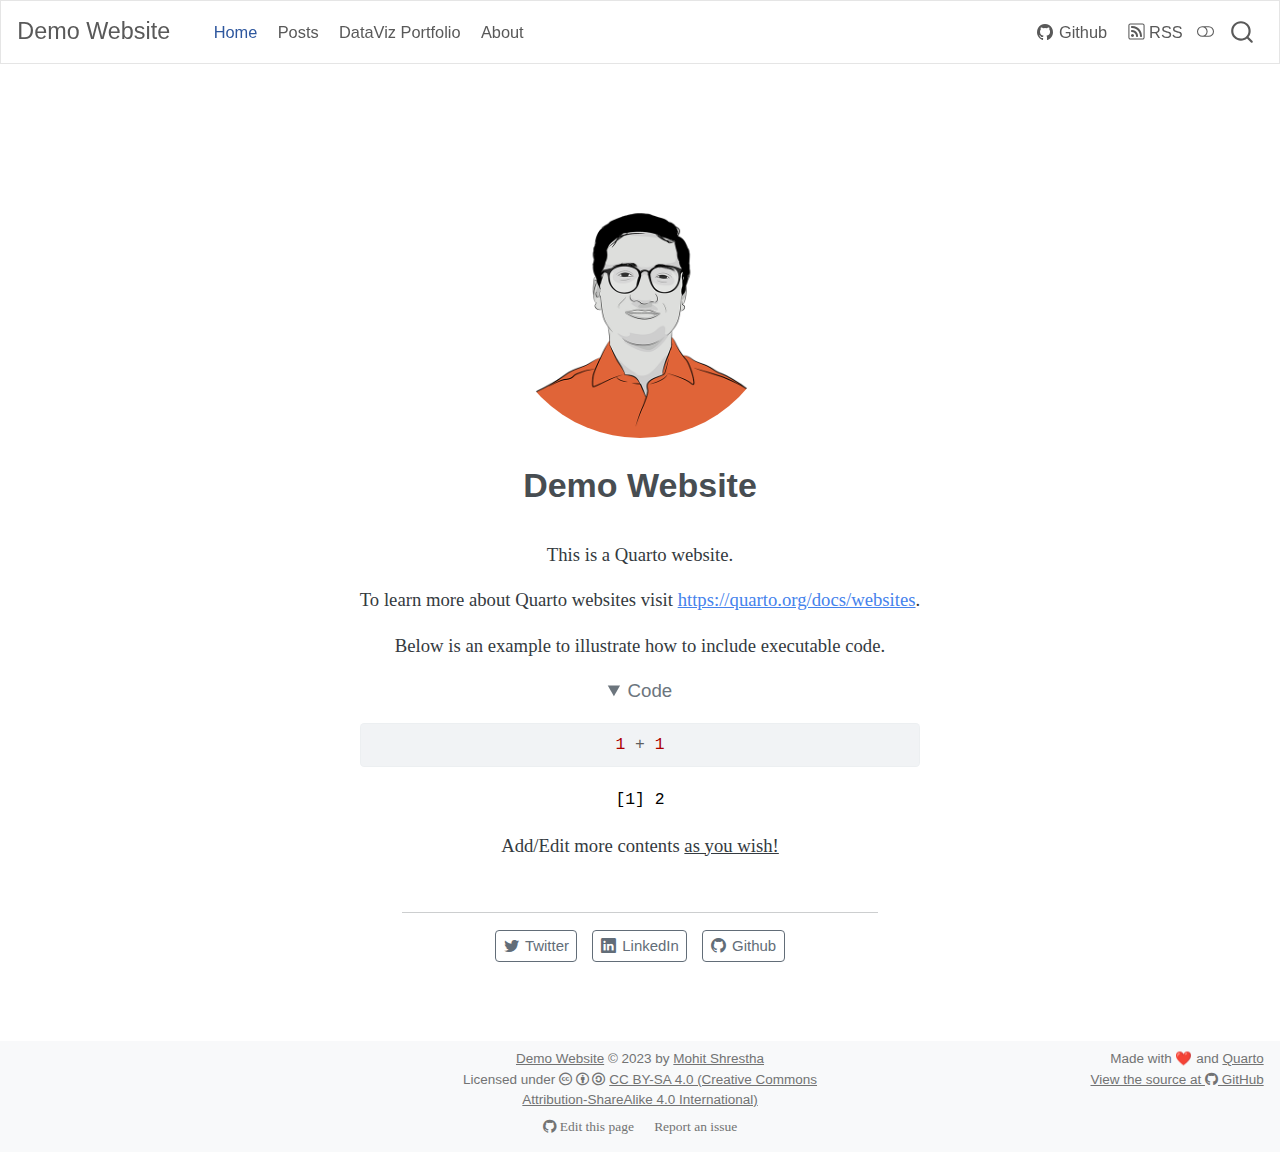
<file: index.html>
<!DOCTYPE html>
<html xmlns="http://www.w3.org/1999/xhtml" lang="en" xml:lang="en"><head>

<meta charset="utf-8">
<meta name="generator" content="quarto-1.3.450">

<meta name="viewport" content="width=device-width, initial-scale=1.0, user-scalable=yes">


<title>Demo Website</title>
<style>
code{white-space: pre-wrap;}
span.smallcaps{font-variant: small-caps;}
div.columns{display: flex; gap: min(4vw, 1.5em);}
div.column{flex: auto; overflow-x: auto;}
div.hanging-indent{margin-left: 1.5em; text-indent: -1.5em;}
ul.task-list{list-style: none;}
ul.task-list li input[type="checkbox"] {
  width: 0.8em;
  margin: 0 0.8em 0.2em -1em; /* quarto-specific, see https://github.com/quarto-dev/quarto-cli/issues/4556 */ 
  vertical-align: middle;
}
/* CSS for syntax highlighting */
pre > code.sourceCode { white-space: pre; position: relative; }
pre > code.sourceCode > span { display: inline-block; line-height: 1.25; }
pre > code.sourceCode > span:empty { height: 1.2em; }
.sourceCode { overflow: visible; }
code.sourceCode > span { color: inherit; text-decoration: inherit; }
div.sourceCode { margin: 1em 0; }
pre.sourceCode { margin: 0; }
@media screen {
div.sourceCode { overflow: auto; }
}
@media print {
pre > code.sourceCode { white-space: pre-wrap; }
pre > code.sourceCode > span { text-indent: -5em; padding-left: 5em; }
}
pre.numberSource code
  { counter-reset: source-line 0; }
pre.numberSource code > span
  { position: relative; left: -4em; counter-increment: source-line; }
pre.numberSource code > span > a:first-child::before
  { content: counter(source-line);
    position: relative; left: -1em; text-align: right; vertical-align: baseline;
    border: none; display: inline-block;
    -webkit-touch-callout: none; -webkit-user-select: none;
    -khtml-user-select: none; -moz-user-select: none;
    -ms-user-select: none; user-select: none;
    padding: 0 4px; width: 4em;
  }
pre.numberSource { margin-left: 3em;  padding-left: 4px; }
div.sourceCode
  {   }
@media screen {
pre > code.sourceCode > span > a:first-child::before { text-decoration: underline; }
}
</style>


<script src="site_libs/quarto-nav/quarto-nav.js"></script>
<script src="site_libs/quarto-nav/headroom.min.js"></script>
<script src="site_libs/clipboard/clipboard.min.js"></script>
<script src="site_libs/quarto-search/autocomplete.umd.js"></script>
<script src="site_libs/quarto-search/fuse.min.js"></script>
<script src="site_libs/quarto-search/quarto-search.js"></script>
<meta name="quarto:offset" content="./">
<link href=".//media/profile.png" rel="icon" type="image/png">
<script src="site_libs/quarto-html/quarto.js"></script>
<script src="site_libs/quarto-html/popper.min.js"></script>
<script src="site_libs/quarto-html/tippy.umd.min.js"></script>
<link href="site_libs/quarto-html/tippy.css" rel="stylesheet">
<link href="site_libs/quarto-html/quarto-syntax-highlighting.css" rel="stylesheet" class="quarto-color-scheme" id="quarto-text-highlighting-styles">
<link href="site_libs/quarto-html/quarto-syntax-highlighting-dark.css" rel="prefetch" class="quarto-color-scheme quarto-color-alternate" id="quarto-text-highlighting-styles">
<script src="site_libs/bootstrap/bootstrap.min.js"></script>
<link href="site_libs/bootstrap/bootstrap-icons.css" rel="stylesheet">
<link href="site_libs/bootstrap/bootstrap.min.css" rel="stylesheet" class="quarto-color-scheme" id="quarto-bootstrap" data-mode="light">
<link href="site_libs/bootstrap/bootstrap-dark.min.css" rel="prefetch" class="quarto-color-scheme quarto-color-alternate" id="quarto-bootstrap" data-mode="dark">
<link href="site_libs/quarto-contrib/fontawesome6-0.1.0/all.css" rel="stylesheet">
<link href="site_libs/quarto-contrib/fontawesome6-0.1.0/latex-fontsize.css" rel="stylesheet">
<script id="quarto-search-options" type="application/json">{
  "location": "navbar",
  "copy-button": false,
  "collapse-after": 3,
  "panel-placement": "end",
  "type": "overlay",
  "limit": 20,
  "language": {
    "search-no-results-text": "No results",
    "search-matching-documents-text": "matching documents",
    "search-copy-link-title": "Copy link to search",
    "search-hide-matches-text": "Hide additional matches",
    "search-more-match-text": "more match in this document",
    "search-more-matches-text": "more matches in this document",
    "search-clear-button-title": "Clear",
    "search-detached-cancel-button-title": "Cancel",
    "search-submit-button-title": "Submit",
    "search-label": "Search"
  }
}</script>


<link rel="stylesheet" href="styles.css">
</head>

<body class="nav-fixed fullcontent">

<div id="quarto-search-results"></div>
  <header id="quarto-header" class="headroom fixed-top">
    <nav class="navbar navbar-expand-lg navbar-dark ">
      <div class="navbar-container container-fluid">
      <div class="navbar-brand-container">
    <a class="navbar-brand" href="./index.html">
    <span class="navbar-title">Demo Website</span>
    </a>
  </div>
            <div id="quarto-search" class="" title="Search"></div>
          <button class="navbar-toggler" type="button" data-bs-toggle="collapse" data-bs-target="#navbarCollapse" aria-controls="navbarCollapse" aria-expanded="false" aria-label="Toggle navigation" onclick="if (window.quartoToggleHeadroom) { window.quartoToggleHeadroom(); }">
  <span class="navbar-toggler-icon"></span>
</button>
          <div class="collapse navbar-collapse" id="navbarCollapse">
            <ul class="navbar-nav navbar-nav-scroll me-auto">
  <li class="nav-item">
    <a class="nav-link active" href="./index.html" rel="" target="" aria-current="page">
 <span class="menu-text">Home</span></a>
  </li>  
  <li class="nav-item">
    <a class="nav-link" href="./posts.html" rel="" target="">
 <span class="menu-text">Posts</span></a>
  </li>  
  <li class="nav-item">
    <a class="nav-link" href="./dataviz_portfolio.html" rel="" target="">
 <span class="menu-text">DataViz Portfolio</span></a>
  </li>  
  <li class="nav-item">
    <a class="nav-link" href="./about.html" rel="" target="">
 <span class="menu-text">About</span></a>
  </li>  
</ul>
            <ul class="navbar-nav navbar-nav-scroll ms-auto">
  <li class="nav-item">
    <a class="nav-link" href="https://github.com/MohitShrestha" rel="" target=""><i class="bi bi-github" role="img">
</i> 
 <span class="menu-text">Github</span></a>
  </li>  
  <li class="nav-item">
    <a class="nav-link" href="./posts.xml" rel="" target=""><i class="bi bi-rss" role="img">
</i> 
 <span class="menu-text">RSS</span></a>
  </li>  
</ul>
            <div class="quarto-navbar-tools">
  <a href="" class="quarto-color-scheme-toggle quarto-navigation-tool  px-1" onclick="window.quartoToggleColorScheme(); return false;" title="Toggle dark mode"><i class="bi"></i></a>
</div>
          </div> <!-- /navcollapse -->
      </div> <!-- /container-fluid -->
    </nav>
</header>
<!-- content -->
<div id="quarto-content" class="quarto-container page-columns page-rows-contents page-layout-article page-navbar">
<!-- sidebar -->
<!-- margin-sidebar -->
    
<!-- main -->
<div class="quarto-about-jolla">
  <img src="media/profile.png" class="about-image
  round " style="height: 15em; width: 15em;">
 <header id="title-block-header" class="quarto-title-block default">
<div class="quarto-title">
<h1 class="title">Demo Website</h1>
</div>
<div class="quarto-title-meta">
  </div>
</header><main class="content" id="quarto-document-content">
<p>This is a Quarto website.</p>
<p>To learn more about Quarto websites visit <a href="https://quarto.org/docs/websites" class="uri">https://quarto.org/docs/websites</a>.</p>
<p>Below is an example to illustrate how to include executable code.</p>
<div class="cell">
<details open="">
<summary>Code</summary>
<div class="sourceCode cell-code" id="cb1"><pre class="sourceCode r code-with-copy"><code class="sourceCode r"><span id="cb1-1"><a href="#cb1-1" aria-hidden="true" tabindex="-1"></a><span class="dv">1</span> <span class="sc">+</span> <span class="dv">1</span></span></code><button title="Copy to Clipboard" class="code-copy-button"><i class="bi"></i></button></pre></div>
</details>
<div class="cell-output cell-output-stdout">
<pre><code>[1] 2</code></pre>
</div>
</div>
<p>Add/Edit more contents <u>as you wish!</u></p>


</main> 
  <hr class="about-sep">
   <div class="about-links">
  <a href="https://twitter.com/MohitShrestha" class="about-link" rel="" target="">
    <i class="bi bi-twitter"></i>
     <span class="about-link-text">Twitter</span>
  </a>
  <a href="https://www.linkedin.com/in/MohitShrestha/" class="about-link" rel="" target="">
    <i class="bi bi-linkedin"></i>
     <span class="about-link-text">LinkedIn</span>
  </a>
  <a href="https://github.com/MohitShrestha/" class="about-link" rel="" target="">
    <i class="bi bi-github"></i>
     <span class="about-link-text">Github</span>
  </a>
</div>
</div>
 <!-- /main -->
<script id="quarto-html-after-body" type="application/javascript">
window.document.addEventListener("DOMContentLoaded", function (event) {
  const toggleBodyColorMode = (bsSheetEl) => {
    const mode = bsSheetEl.getAttribute("data-mode");
    const bodyEl = window.document.querySelector("body");
    if (mode === "dark") {
      bodyEl.classList.add("quarto-dark");
      bodyEl.classList.remove("quarto-light");
    } else {
      bodyEl.classList.add("quarto-light");
      bodyEl.classList.remove("quarto-dark");
    }
  }
  const toggleBodyColorPrimary = () => {
    const bsSheetEl = window.document.querySelector("link#quarto-bootstrap");
    if (bsSheetEl) {
      toggleBodyColorMode(bsSheetEl);
    }
  }
  toggleBodyColorPrimary();  
  const disableStylesheet = (stylesheets) => {
    for (let i=0; i < stylesheets.length; i++) {
      const stylesheet = stylesheets[i];
      stylesheet.rel = 'prefetch';
    }
  }
  const enableStylesheet = (stylesheets) => {
    for (let i=0; i < stylesheets.length; i++) {
      const stylesheet = stylesheets[i];
      stylesheet.rel = 'stylesheet';
    }
  }
  const manageTransitions = (selector, allowTransitions) => {
    const els = window.document.querySelectorAll(selector);
    for (let i=0; i < els.length; i++) {
      const el = els[i];
      if (allowTransitions) {
        el.classList.remove('notransition');
      } else {
        el.classList.add('notransition');
      }
    }
  }
  const toggleColorMode = (alternate) => {
    // Switch the stylesheets
    const alternateStylesheets = window.document.querySelectorAll('link.quarto-color-scheme.quarto-color-alternate');
    manageTransitions('#quarto-margin-sidebar .nav-link', false);
    if (alternate) {
      enableStylesheet(alternateStylesheets);
      for (const sheetNode of alternateStylesheets) {
        if (sheetNode.id === "quarto-bootstrap") {
          toggleBodyColorMode(sheetNode);
        }
      }
    } else {
      disableStylesheet(alternateStylesheets);
      toggleBodyColorPrimary();
    }
    manageTransitions('#quarto-margin-sidebar .nav-link', true);
    // Switch the toggles
    const toggles = window.document.querySelectorAll('.quarto-color-scheme-toggle');
    for (let i=0; i < toggles.length; i++) {
      const toggle = toggles[i];
      if (toggle) {
        if (alternate) {
          toggle.classList.add("alternate");     
        } else {
          toggle.classList.remove("alternate");
        }
      }
    }
    // Hack to workaround the fact that safari doesn't
    // properly recolor the scrollbar when toggling (#1455)
    if (navigator.userAgent.indexOf('Safari') > 0 && navigator.userAgent.indexOf('Chrome') == -1) {
      manageTransitions("body", false);
      window.scrollTo(0, 1);
      setTimeout(() => {
        window.scrollTo(0, 0);
        manageTransitions("body", true);
      }, 40);  
    }
  }
  const isFileUrl = () => { 
    return window.location.protocol === 'file:';
  }
  const hasAlternateSentinel = () => {  
    let styleSentinel = getColorSchemeSentinel();
    if (styleSentinel !== null) {
      return styleSentinel === "alternate";
    } else {
      return false;
    }
  }
  const setStyleSentinel = (alternate) => {
    const value = alternate ? "alternate" : "default";
    if (!isFileUrl()) {
      window.localStorage.setItem("quarto-color-scheme", value);
    } else {
      localAlternateSentinel = value;
    }
  }
  const getColorSchemeSentinel = () => {
    if (!isFileUrl()) {
      const storageValue = window.localStorage.getItem("quarto-color-scheme");
      return storageValue != null ? storageValue : localAlternateSentinel;
    } else {
      return localAlternateSentinel;
    }
  }
  let localAlternateSentinel = 'default';
  // Dark / light mode switch
  window.quartoToggleColorScheme = () => {
    // Read the current dark / light value 
    let toAlternate = !hasAlternateSentinel();
    toggleColorMode(toAlternate);
    setStyleSentinel(toAlternate);
  };
  // Ensure there is a toggle, if there isn't float one in the top right
  if (window.document.querySelector('.quarto-color-scheme-toggle') === null) {
    const a = window.document.createElement('a');
    a.classList.add('top-right');
    a.classList.add('quarto-color-scheme-toggle');
    a.href = "";
    a.onclick = function() { try { window.quartoToggleColorScheme(); } catch {} return false; };
    const i = window.document.createElement("i");
    i.classList.add('bi');
    a.appendChild(i);
    window.document.body.appendChild(a);
  }
  // Switch to dark mode if need be
  if (hasAlternateSentinel()) {
    toggleColorMode(true);
  } else {
    toggleColorMode(false);
  }
  const isCodeAnnotation = (el) => {
    for (const clz of el.classList) {
      if (clz.startsWith('code-annotation-')) {                     
        return true;
      }
    }
    return false;
  }
  const clipboard = new window.ClipboardJS('.code-copy-button', {
    text: function(trigger) {
      const codeEl = trigger.previousElementSibling.cloneNode(true);
      for (const childEl of codeEl.children) {
        if (isCodeAnnotation(childEl)) {
          childEl.remove();
        }
      }
      return codeEl.innerText;
    }
  });
  clipboard.on('success', function(e) {
    // button target
    const button = e.trigger;
    // don't keep focus
    button.blur();
    // flash "checked"
    button.classList.add('code-copy-button-checked');
    var currentTitle = button.getAttribute("title");
    button.setAttribute("title", "Copied!");
    let tooltip;
    if (window.bootstrap) {
      button.setAttribute("data-bs-toggle", "tooltip");
      button.setAttribute("data-bs-placement", "left");
      button.setAttribute("data-bs-title", "Copied!");
      tooltip = new bootstrap.Tooltip(button, 
        { trigger: "manual", 
          customClass: "code-copy-button-tooltip",
          offset: [0, -8]});
      tooltip.show();    
    }
    setTimeout(function() {
      if (tooltip) {
        tooltip.hide();
        button.removeAttribute("data-bs-title");
        button.removeAttribute("data-bs-toggle");
        button.removeAttribute("data-bs-placement");
      }
      button.setAttribute("title", currentTitle);
      button.classList.remove('code-copy-button-checked');
    }, 1000);
    // clear code selection
    e.clearSelection();
  });
  function tippyHover(el, contentFn) {
    const config = {
      allowHTML: true,
      content: contentFn,
      maxWidth: 500,
      delay: 100,
      arrow: false,
      appendTo: function(el) {
          return el.parentElement;
      },
      interactive: true,
      interactiveBorder: 10,
      theme: 'quarto',
      placement: 'bottom-start'
    };
    window.tippy(el, config); 
  }
  const noterefs = window.document.querySelectorAll('a[role="doc-noteref"]');
  for (var i=0; i<noterefs.length; i++) {
    const ref = noterefs[i];
    tippyHover(ref, function() {
      // use id or data attribute instead here
      let href = ref.getAttribute('data-footnote-href') || ref.getAttribute('href');
      try { href = new URL(href).hash; } catch {}
      const id = href.replace(/^#\/?/, "");
      const note = window.document.getElementById(id);
      return note.innerHTML;
    });
  }
      let selectedAnnoteEl;
      const selectorForAnnotation = ( cell, annotation) => {
        let cellAttr = 'data-code-cell="' + cell + '"';
        let lineAttr = 'data-code-annotation="' +  annotation + '"';
        const selector = 'span[' + cellAttr + '][' + lineAttr + ']';
        return selector;
      }
      const selectCodeLines = (annoteEl) => {
        const doc = window.document;
        const targetCell = annoteEl.getAttribute("data-target-cell");
        const targetAnnotation = annoteEl.getAttribute("data-target-annotation");
        const annoteSpan = window.document.querySelector(selectorForAnnotation(targetCell, targetAnnotation));
        const lines = annoteSpan.getAttribute("data-code-lines").split(",");
        const lineIds = lines.map((line) => {
          return targetCell + "-" + line;
        })
        let top = null;
        let height = null;
        let parent = null;
        if (lineIds.length > 0) {
            //compute the position of the single el (top and bottom and make a div)
            const el = window.document.getElementById(lineIds[0]);
            top = el.offsetTop;
            height = el.offsetHeight;
            parent = el.parentElement.parentElement;
          if (lineIds.length > 1) {
            const lastEl = window.document.getElementById(lineIds[lineIds.length - 1]);
            const bottom = lastEl.offsetTop + lastEl.offsetHeight;
            height = bottom - top;
          }
          if (top !== null && height !== null && parent !== null) {
            // cook up a div (if necessary) and position it 
            let div = window.document.getElementById("code-annotation-line-highlight");
            if (div === null) {
              div = window.document.createElement("div");
              div.setAttribute("id", "code-annotation-line-highlight");
              div.style.position = 'absolute';
              parent.appendChild(div);
            }
            div.style.top = top - 2 + "px";
            div.style.height = height + 4 + "px";
            let gutterDiv = window.document.getElementById("code-annotation-line-highlight-gutter");
            if (gutterDiv === null) {
              gutterDiv = window.document.createElement("div");
              gutterDiv.setAttribute("id", "code-annotation-line-highlight-gutter");
              gutterDiv.style.position = 'absolute';
              const codeCell = window.document.getElementById(targetCell);
              const gutter = codeCell.querySelector('.code-annotation-gutter');
              gutter.appendChild(gutterDiv);
            }
            gutterDiv.style.top = top - 2 + "px";
            gutterDiv.style.height = height + 4 + "px";
          }
          selectedAnnoteEl = annoteEl;
        }
      };
      const unselectCodeLines = () => {
        const elementsIds = ["code-annotation-line-highlight", "code-annotation-line-highlight-gutter"];
        elementsIds.forEach((elId) => {
          const div = window.document.getElementById(elId);
          if (div) {
            div.remove();
          }
        });
        selectedAnnoteEl = undefined;
      };
      // Attach click handler to the DT
      const annoteDls = window.document.querySelectorAll('dt[data-target-cell]');
      for (const annoteDlNode of annoteDls) {
        annoteDlNode.addEventListener('click', (event) => {
          const clickedEl = event.target;
          if (clickedEl !== selectedAnnoteEl) {
            unselectCodeLines();
            const activeEl = window.document.querySelector('dt[data-target-cell].code-annotation-active');
            if (activeEl) {
              activeEl.classList.remove('code-annotation-active');
            }
            selectCodeLines(clickedEl);
            clickedEl.classList.add('code-annotation-active');
          } else {
            // Unselect the line
            unselectCodeLines();
            clickedEl.classList.remove('code-annotation-active');
          }
        });
      }
  const findCites = (el) => {
    const parentEl = el.parentElement;
    if (parentEl) {
      const cites = parentEl.dataset.cites;
      if (cites) {
        return {
          el,
          cites: cites.split(' ')
        };
      } else {
        return findCites(el.parentElement)
      }
    } else {
      return undefined;
    }
  };
  var bibliorefs = window.document.querySelectorAll('a[role="doc-biblioref"]');
  for (var i=0; i<bibliorefs.length; i++) {
    const ref = bibliorefs[i];
    const citeInfo = findCites(ref);
    if (citeInfo) {
      tippyHover(citeInfo.el, function() {
        var popup = window.document.createElement('div');
        citeInfo.cites.forEach(function(cite) {
          var citeDiv = window.document.createElement('div');
          citeDiv.classList.add('hanging-indent');
          citeDiv.classList.add('csl-entry');
          var biblioDiv = window.document.getElementById('ref-' + cite);
          if (biblioDiv) {
            citeDiv.innerHTML = biblioDiv.innerHTML;
          }
          popup.appendChild(citeDiv);
        });
        return popup.innerHTML;
      });
    }
  }
});
</script>
</div> <!-- /content -->
<footer class="footer">
  <div class="nav-footer">
    <div class="nav-footer-left">
      &nbsp;
    </div>   
    <div class="nav-footer-center"><a href="https://mohitshrestha.github.io/demo_website">Demo Website</a> © 2023 by <a href="https://mohitshrestha.com.np/">Mohit Shrestha</a> <br> Licensed under <i class="fa-brands fa-creative-commons" aria-label="creative-commons"></i> <i class="fa-brands fa-creative-commons-by" aria-label="creative-commons-by"></i> <i class="fa-brands fa-creative-commons-sa" aria-label="creative-commons-sa"></i> <a href="./license.html">CC BY-SA 4.0 (Creative Commons Attribution-ShareAlike 4.0 International)</a><div class="toc-actions"><div><i class="bi bi-github"></i></div><div class="action-links"><p><a href="https://www.github.com/mohitshrestha/demo_website/edit/main/index.qmd" class="toc-action">Edit this page</a></p><p><a href="https://www.github.com/mohitshrestha/demo_website/issues/new" class="toc-action">Report an issue</a></p></div></div></div>
    <div class="nav-footer-right">Made with ❤️ and <a href="https://quarto.org/">Quarto</a><br> <a href="https://www.github.com/mohitshrestha/demo_website">View the source at <i class="fa-brands fa-github" aria-label="github"></i> GitHub</a></div>
  </div>
</footer>



</body></html>
</file>
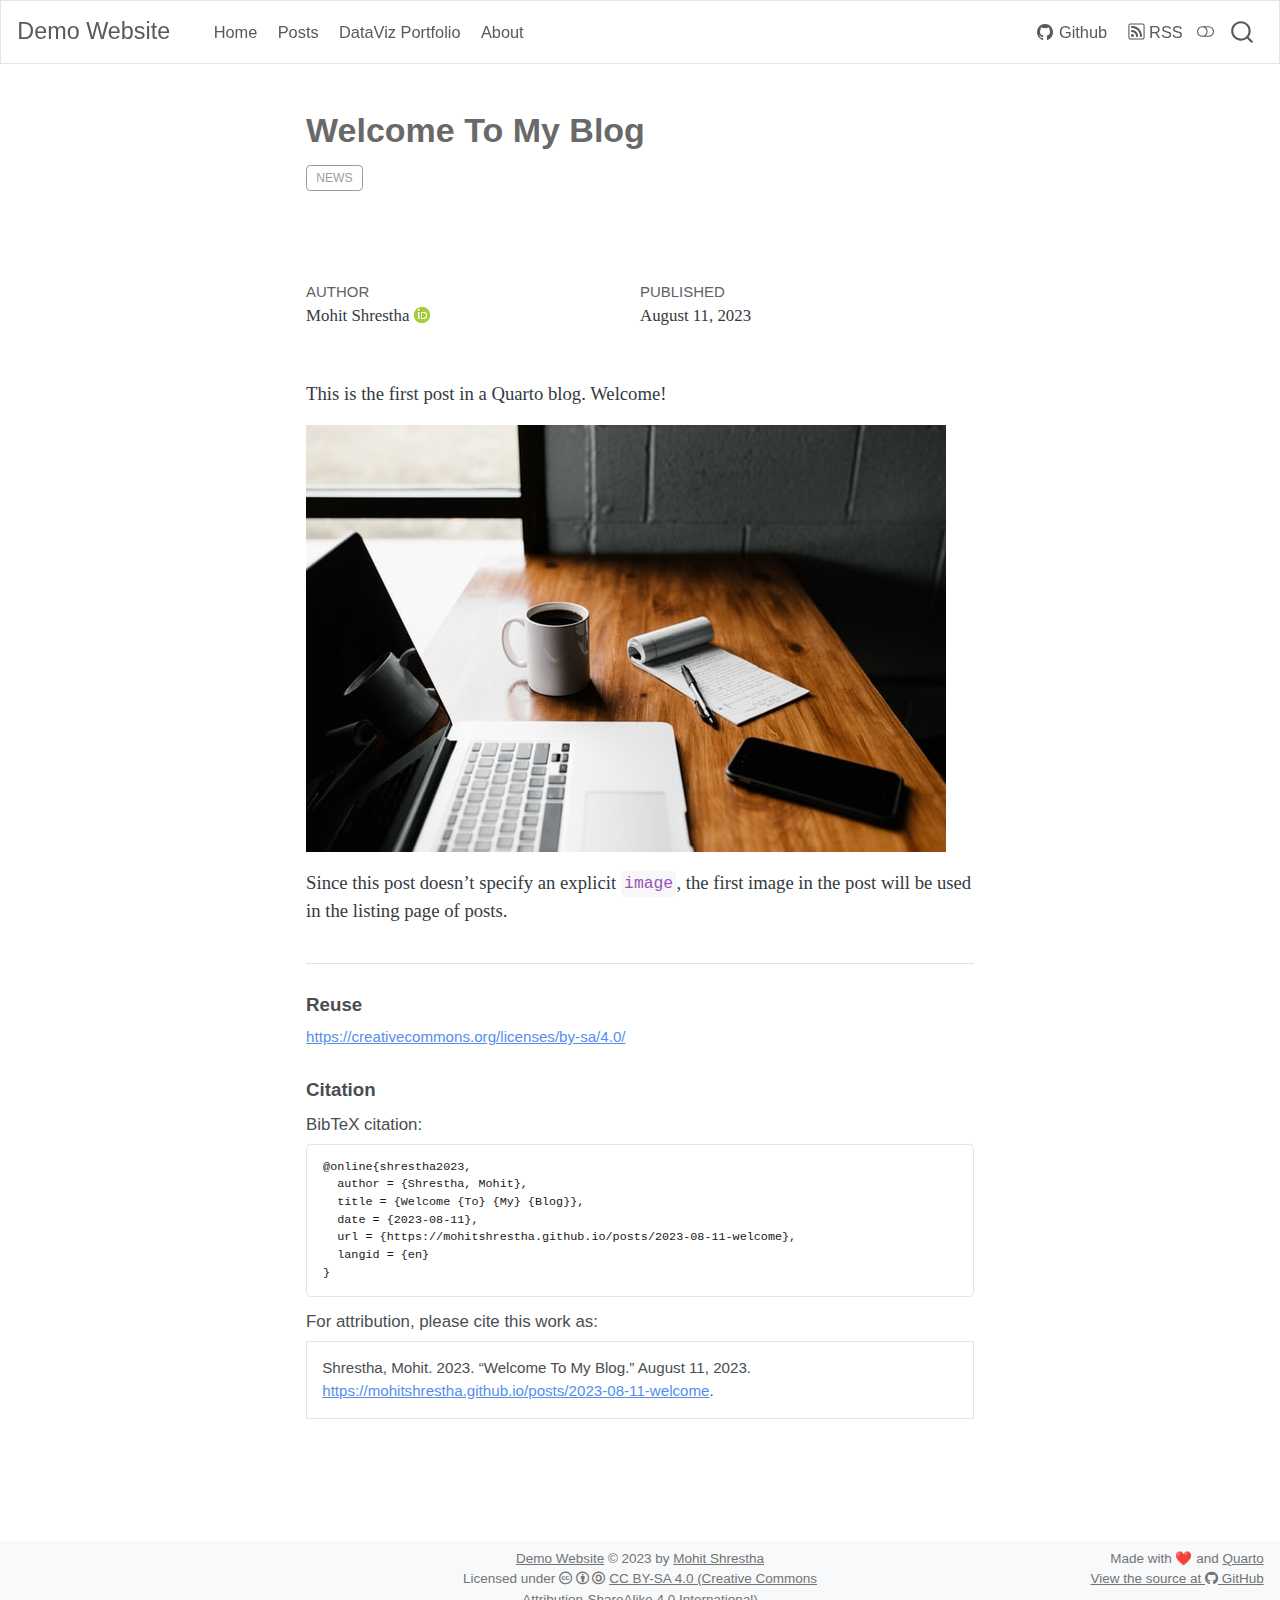
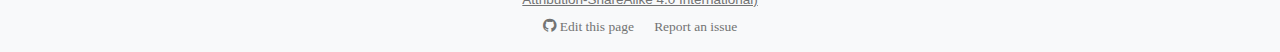
<file: posts/2023-08-11-welcome/index.html>
<!DOCTYPE html>
<html xmlns="http://www.w3.org/1999/xhtml" lang="en" xml:lang="en"><head>

<meta charset="utf-8">
<meta name="generator" content="quarto-1.3.450">

<meta name="viewport" content="width=device-width, initial-scale=1.0, user-scalable=yes">

<meta name="author" content="Mohit Shrestha">
<meta name="dcterms.date" content="2023-08-11">

<title>Demo Website - Welcome To My Blog</title>
<style>
code{white-space: pre-wrap;}
span.smallcaps{font-variant: small-caps;}
div.columns{display: flex; gap: min(4vw, 1.5em);}
div.column{flex: auto; overflow-x: auto;}
div.hanging-indent{margin-left: 1.5em; text-indent: -1.5em;}
ul.task-list{list-style: none;}
ul.task-list li input[type="checkbox"] {
  width: 0.8em;
  margin: 0 0.8em 0.2em -1em; /* quarto-specific, see https://github.com/quarto-dev/quarto-cli/issues/4556 */ 
  vertical-align: middle;
}
</style>


<script src="../../site_libs/quarto-nav/quarto-nav.js"></script>
<script src="../../site_libs/quarto-nav/headroom.min.js"></script>
<script src="../../site_libs/clipboard/clipboard.min.js"></script>
<script src="../../site_libs/quarto-search/autocomplete.umd.js"></script>
<script src="../../site_libs/quarto-search/fuse.min.js"></script>
<script src="../../site_libs/quarto-search/quarto-search.js"></script>
<meta name="quarto:offset" content="../../">
<link href="../..//media/profile.png" rel="icon" type="image/png">
<script src="../../site_libs/quarto-html/quarto.js"></script>
<script src="../../site_libs/quarto-html/popper.min.js"></script>
<script src="../../site_libs/quarto-html/tippy.umd.min.js"></script>
<script src="../../site_libs/quarto-html/anchor.min.js"></script>
<link href="../../site_libs/quarto-html/tippy.css" rel="stylesheet">
<link href="../../site_libs/quarto-html/quarto-syntax-highlighting.css" rel="stylesheet" class="quarto-color-scheme" id="quarto-text-highlighting-styles">
<link href="../../site_libs/quarto-html/quarto-syntax-highlighting-dark.css" rel="prefetch" class="quarto-color-scheme quarto-color-alternate" id="quarto-text-highlighting-styles">
<script src="../../site_libs/bootstrap/bootstrap.min.js"></script>
<link href="../../site_libs/bootstrap/bootstrap-icons.css" rel="stylesheet">
<link href="../../site_libs/bootstrap/bootstrap.min.css" rel="stylesheet" class="quarto-color-scheme" id="quarto-bootstrap" data-mode="light">
<link href="../../site_libs/bootstrap/bootstrap-dark.min.css" rel="prefetch" class="quarto-color-scheme quarto-color-alternate" id="quarto-bootstrap" data-mode="dark">
<link href="../../site_libs/quarto-contrib/fontawesome6-0.1.0/all.css" rel="stylesheet">
<link href="../../site_libs/quarto-contrib/fontawesome6-0.1.0/latex-fontsize.css" rel="stylesheet">
<script id="quarto-search-options" type="application/json">{
  "location": "navbar",
  "copy-button": false,
  "collapse-after": 3,
  "panel-placement": "end",
  "type": "overlay",
  "limit": 20,
  "language": {
    "search-no-results-text": "No results",
    "search-matching-documents-text": "matching documents",
    "search-copy-link-title": "Copy link to search",
    "search-hide-matches-text": "Hide additional matches",
    "search-more-match-text": "more match in this document",
    "search-more-matches-text": "more matches in this document",
    "search-clear-button-title": "Clear",
    "search-detached-cancel-button-title": "Cancel",
    "search-submit-button-title": "Submit",
    "search-label": "Search"
  }
}</script>


<link rel="stylesheet" href="../../styles.css">
</head>

<body class="floating nav-fixed">

<div id="quarto-search-results"></div>
  <header id="quarto-header" class="headroom fixed-top">
    <nav class="navbar navbar-expand-lg navbar-dark ">
      <div class="navbar-container container-fluid">
      <div class="navbar-brand-container">
    <a class="navbar-brand" href="../../index.html">
    <span class="navbar-title">Demo Website</span>
    </a>
  </div>
            <div id="quarto-search" class="" title="Search"></div>
          <button class="navbar-toggler" type="button" data-bs-toggle="collapse" data-bs-target="#navbarCollapse" aria-controls="navbarCollapse" aria-expanded="false" aria-label="Toggle navigation" onclick="if (window.quartoToggleHeadroom) { window.quartoToggleHeadroom(); }">
  <span class="navbar-toggler-icon"></span>
</button>
          <div class="collapse navbar-collapse" id="navbarCollapse">
            <ul class="navbar-nav navbar-nav-scroll me-auto">
  <li class="nav-item">
    <a class="nav-link" href="../../index.html" rel="" target="">
 <span class="menu-text">Home</span></a>
  </li>  
  <li class="nav-item">
    <a class="nav-link" href="../../posts.html" rel="" target="">
 <span class="menu-text">Posts</span></a>
  </li>  
  <li class="nav-item">
    <a class="nav-link" href="../../dataviz_portfolio.html" rel="" target="">
 <span class="menu-text">DataViz Portfolio</span></a>
  </li>  
  <li class="nav-item">
    <a class="nav-link" href="../../about.html" rel="" target="">
 <span class="menu-text">About</span></a>
  </li>  
</ul>
            <ul class="navbar-nav navbar-nav-scroll ms-auto">
  <li class="nav-item">
    <a class="nav-link" href="https://github.com/MohitShrestha" rel="" target=""><i class="bi bi-github" role="img">
</i> 
 <span class="menu-text">Github</span></a>
  </li>  
  <li class="nav-item">
    <a class="nav-link" href="../../posts.xml" rel="" target=""><i class="bi bi-rss" role="img">
</i> 
 <span class="menu-text">RSS</span></a>
  </li>  
</ul>
            <div class="quarto-navbar-tools">
  <a href="" class="quarto-color-scheme-toggle quarto-navigation-tool  px-1" onclick="window.quartoToggleColorScheme(); return false;" title="Toggle dark mode"><i class="bi"></i></a>
</div>
          </div> <!-- /navcollapse -->
      </div> <!-- /container-fluid -->
    </nav>
</header>
<!-- content -->
<header id="title-block-header" class="quarto-title-block default toc-left page-columns page-full">
  <div class="quarto-title-banner page-columns page-full">
    <div class="quarto-title column-body">
      <h1 class="title">Welcome To My Blog</h1>
                                <div class="quarto-categories">
                <div class="quarto-category">news</div>
              </div>
                  </div>
  </div>
    
  
  <div class="quarto-title-meta">

      <div>
      <div class="quarto-title-meta-heading">Author</div>
      <div class="quarto-title-meta-contents">
               <p><a href="https://www.mohitshrestha.com.np/">Mohit Shrestha</a> <a href="https://orcid.org/0000-0003-1719-2195" class="quarto-title-author-orcid"> <img src="[data-uri]"></a></p>
            </div>
    </div>
      
      <div>
      <div class="quarto-title-meta-heading">Published</div>
      <div class="quarto-title-meta-contents">
        <p class="date">August 11, 2023</p>
      </div>
    </div>
    
      
    </div>
    
  
  </header><div id="quarto-content" class="quarto-container page-columns page-rows-contents page-layout-article page-navbar">
<!-- sidebar -->
  <nav id="quarto-sidebar" class="sidebar collapse collapse-horizontal sidebar-navigation floating overflow-auto">
    
</nav>
<div id="quarto-sidebar-glass" data-bs-toggle="collapse" data-bs-target="#quarto-sidebar,#quarto-sidebar-glass"></div>
<!-- margin-sidebar -->
    <div id="quarto-margin-sidebar" class="sidebar margin-sidebar">
    </div>
<!-- main -->
<main class="content quarto-banner-title-block" id="quarto-document-content">




<p>This is the first post in a Quarto blog. Welcome!</p>
<p><img src="media/thumbnail.jpg" class="img-fluid"></p>
<p>Since this post doesn’t specify an explicit <code>image</code>, the first image in the post will be used in the listing page of posts.</p>



<div id="quarto-appendix" class="default"><section class="quarto-appendix-contents"><h2 class="anchored quarto-appendix-heading">Reuse</h2><div id="quarto-reuse" class="quarto-appendix-contents"><div><a rel="license" href="https://creativecommons.org/licenses/by-sa/4.0/">https://creativecommons.org/licenses/by-sa/4.0/</a></div></div></section><section class="quarto-appendix-contents"><h2 class="anchored quarto-appendix-heading">Citation</h2><div><div class="quarto-appendix-secondary-label">BibTeX citation:</div><pre class="sourceCode code-with-copy quarto-appendix-bibtex"><code class="sourceCode bibtex">@online{shrestha2023,
  author = {Shrestha, Mohit},
  title = {Welcome {To} {My} {Blog}},
  date = {2023-08-11},
  url = {https://mohitshrestha.github.io/posts/2023-08-11-welcome},
  langid = {en}
}
</code><button title="Copy to Clipboard" class="code-copy-button"><i class="bi"></i></button></pre><div class="quarto-appendix-secondary-label">For attribution, please cite this work as:</div><div id="ref-shrestha2023" class="csl-entry quarto-appendix-citeas" role="listitem">
Shrestha, Mohit. 2023. <span>“Welcome To My Blog.”</span> August 11,
2023. <a href="https://mohitshrestha.github.io/posts/2023-08-11-welcome">https://mohitshrestha.github.io/posts/2023-08-11-welcome</a>.
</div></div></section></div></main> <!-- /main -->
<script id="quarto-html-after-body" type="application/javascript">
window.document.addEventListener("DOMContentLoaded", function (event) {
  const toggleBodyColorMode = (bsSheetEl) => {
    const mode = bsSheetEl.getAttribute("data-mode");
    const bodyEl = window.document.querySelector("body");
    if (mode === "dark") {
      bodyEl.classList.add("quarto-dark");
      bodyEl.classList.remove("quarto-light");
    } else {
      bodyEl.classList.add("quarto-light");
      bodyEl.classList.remove("quarto-dark");
    }
  }
  const toggleBodyColorPrimary = () => {
    const bsSheetEl = window.document.querySelector("link#quarto-bootstrap");
    if (bsSheetEl) {
      toggleBodyColorMode(bsSheetEl);
    }
  }
  toggleBodyColorPrimary();  
  const disableStylesheet = (stylesheets) => {
    for (let i=0; i < stylesheets.length; i++) {
      const stylesheet = stylesheets[i];
      stylesheet.rel = 'prefetch';
    }
  }
  const enableStylesheet = (stylesheets) => {
    for (let i=0; i < stylesheets.length; i++) {
      const stylesheet = stylesheets[i];
      stylesheet.rel = 'stylesheet';
    }
  }
  const manageTransitions = (selector, allowTransitions) => {
    const els = window.document.querySelectorAll(selector);
    for (let i=0; i < els.length; i++) {
      const el = els[i];
      if (allowTransitions) {
        el.classList.remove('notransition');
      } else {
        el.classList.add('notransition');
      }
    }
  }
  const toggleColorMode = (alternate) => {
    // Switch the stylesheets
    const alternateStylesheets = window.document.querySelectorAll('link.quarto-color-scheme.quarto-color-alternate');
    manageTransitions('#quarto-margin-sidebar .nav-link', false);
    if (alternate) {
      enableStylesheet(alternateStylesheets);
      for (const sheetNode of alternateStylesheets) {
        if (sheetNode.id === "quarto-bootstrap") {
          toggleBodyColorMode(sheetNode);
        }
      }
    } else {
      disableStylesheet(alternateStylesheets);
      toggleBodyColorPrimary();
    }
    manageTransitions('#quarto-margin-sidebar .nav-link', true);
    // Switch the toggles
    const toggles = window.document.querySelectorAll('.quarto-color-scheme-toggle');
    for (let i=0; i < toggles.length; i++) {
      const toggle = toggles[i];
      if (toggle) {
        if (alternate) {
          toggle.classList.add("alternate");     
        } else {
          toggle.classList.remove("alternate");
        }
      }
    }
    // Hack to workaround the fact that safari doesn't
    // properly recolor the scrollbar when toggling (#1455)
    if (navigator.userAgent.indexOf('Safari') > 0 && navigator.userAgent.indexOf('Chrome') == -1) {
      manageTransitions("body", false);
      window.scrollTo(0, 1);
      setTimeout(() => {
        window.scrollTo(0, 0);
        manageTransitions("body", true);
      }, 40);  
    }
  }
  const isFileUrl = () => { 
    return window.location.protocol === 'file:';
  }
  const hasAlternateSentinel = () => {  
    let styleSentinel = getColorSchemeSentinel();
    if (styleSentinel !== null) {
      return styleSentinel === "alternate";
    } else {
      return false;
    }
  }
  const setStyleSentinel = (alternate) => {
    const value = alternate ? "alternate" : "default";
    if (!isFileUrl()) {
      window.localStorage.setItem("quarto-color-scheme", value);
    } else {
      localAlternateSentinel = value;
    }
  }
  const getColorSchemeSentinel = () => {
    if (!isFileUrl()) {
      const storageValue = window.localStorage.getItem("quarto-color-scheme");
      return storageValue != null ? storageValue : localAlternateSentinel;
    } else {
      return localAlternateSentinel;
    }
  }
  let localAlternateSentinel = 'default';
  // Dark / light mode switch
  window.quartoToggleColorScheme = () => {
    // Read the current dark / light value 
    let toAlternate = !hasAlternateSentinel();
    toggleColorMode(toAlternate);
    setStyleSentinel(toAlternate);
  };
  // Ensure there is a toggle, if there isn't float one in the top right
  if (window.document.querySelector('.quarto-color-scheme-toggle') === null) {
    const a = window.document.createElement('a');
    a.classList.add('top-right');
    a.classList.add('quarto-color-scheme-toggle');
    a.href = "";
    a.onclick = function() { try { window.quartoToggleColorScheme(); } catch {} return false; };
    const i = window.document.createElement("i");
    i.classList.add('bi');
    a.appendChild(i);
    window.document.body.appendChild(a);
  }
  // Switch to dark mode if need be
  if (hasAlternateSentinel()) {
    toggleColorMode(true);
  } else {
    toggleColorMode(false);
  }
  const icon = "";
  const anchorJS = new window.AnchorJS();
  anchorJS.options = {
    placement: 'right',
    icon: icon
  };
  anchorJS.add('.anchored');
  const isCodeAnnotation = (el) => {
    for (const clz of el.classList) {
      if (clz.startsWith('code-annotation-')) {                     
        return true;
      }
    }
    return false;
  }
  const clipboard = new window.ClipboardJS('.code-copy-button', {
    text: function(trigger) {
      const codeEl = trigger.previousElementSibling.cloneNode(true);
      for (const childEl of codeEl.children) {
        if (isCodeAnnotation(childEl)) {
          childEl.remove();
        }
      }
      return codeEl.innerText;
    }
  });
  clipboard.on('success', function(e) {
    // button target
    const button = e.trigger;
    // don't keep focus
    button.blur();
    // flash "checked"
    button.classList.add('code-copy-button-checked');
    var currentTitle = button.getAttribute("title");
    button.setAttribute("title", "Copied!");
    let tooltip;
    if (window.bootstrap) {
      button.setAttribute("data-bs-toggle", "tooltip");
      button.setAttribute("data-bs-placement", "left");
      button.setAttribute("data-bs-title", "Copied!");
      tooltip = new bootstrap.Tooltip(button, 
        { trigger: "manual", 
          customClass: "code-copy-button-tooltip",
          offset: [0, -8]});
      tooltip.show();    
    }
    setTimeout(function() {
      if (tooltip) {
        tooltip.hide();
        button.removeAttribute("data-bs-title");
        button.removeAttribute("data-bs-toggle");
        button.removeAttribute("data-bs-placement");
      }
      button.setAttribute("title", currentTitle);
      button.classList.remove('code-copy-button-checked');
    }, 1000);
    // clear code selection
    e.clearSelection();
  });
  function tippyHover(el, contentFn) {
    const config = {
      allowHTML: true,
      content: contentFn,
      maxWidth: 500,
      delay: 100,
      arrow: false,
      appendTo: function(el) {
          return el.parentElement;
      },
      interactive: true,
      interactiveBorder: 10,
      theme: 'quarto',
      placement: 'bottom-start'
    };
    window.tippy(el, config); 
  }
  const noterefs = window.document.querySelectorAll('a[role="doc-noteref"]');
  for (var i=0; i<noterefs.length; i++) {
    const ref = noterefs[i];
    tippyHover(ref, function() {
      // use id or data attribute instead here
      let href = ref.getAttribute('data-footnote-href') || ref.getAttribute('href');
      try { href = new URL(href).hash; } catch {}
      const id = href.replace(/^#\/?/, "");
      const note = window.document.getElementById(id);
      return note.innerHTML;
    });
  }
      let selectedAnnoteEl;
      const selectorForAnnotation = ( cell, annotation) => {
        let cellAttr = 'data-code-cell="' + cell + '"';
        let lineAttr = 'data-code-annotation="' +  annotation + '"';
        const selector = 'span[' + cellAttr + '][' + lineAttr + ']';
        return selector;
      }
      const selectCodeLines = (annoteEl) => {
        const doc = window.document;
        const targetCell = annoteEl.getAttribute("data-target-cell");
        const targetAnnotation = annoteEl.getAttribute("data-target-annotation");
        const annoteSpan = window.document.querySelector(selectorForAnnotation(targetCell, targetAnnotation));
        const lines = annoteSpan.getAttribute("data-code-lines").split(",");
        const lineIds = lines.map((line) => {
          return targetCell + "-" + line;
        })
        let top = null;
        let height = null;
        let parent = null;
        if (lineIds.length > 0) {
            //compute the position of the single el (top and bottom and make a div)
            const el = window.document.getElementById(lineIds[0]);
            top = el.offsetTop;
            height = el.offsetHeight;
            parent = el.parentElement.parentElement;
          if (lineIds.length > 1) {
            const lastEl = window.document.getElementById(lineIds[lineIds.length - 1]);
            const bottom = lastEl.offsetTop + lastEl.offsetHeight;
            height = bottom - top;
          }
          if (top !== null && height !== null && parent !== null) {
            // cook up a div (if necessary) and position it 
            let div = window.document.getElementById("code-annotation-line-highlight");
            if (div === null) {
              div = window.document.createElement("div");
              div.setAttribute("id", "code-annotation-line-highlight");
              div.style.position = 'absolute';
              parent.appendChild(div);
            }
            div.style.top = top - 2 + "px";
            div.style.height = height + 4 + "px";
            let gutterDiv = window.document.getElementById("code-annotation-line-highlight-gutter");
            if (gutterDiv === null) {
              gutterDiv = window.document.createElement("div");
              gutterDiv.setAttribute("id", "code-annotation-line-highlight-gutter");
              gutterDiv.style.position = 'absolute';
              const codeCell = window.document.getElementById(targetCell);
              const gutter = codeCell.querySelector('.code-annotation-gutter');
              gutter.appendChild(gutterDiv);
            }
            gutterDiv.style.top = top - 2 + "px";
            gutterDiv.style.height = height + 4 + "px";
          }
          selectedAnnoteEl = annoteEl;
        }
      };
      const unselectCodeLines = () => {
        const elementsIds = ["code-annotation-line-highlight", "code-annotation-line-highlight-gutter"];
        elementsIds.forEach((elId) => {
          const div = window.document.getElementById(elId);
          if (div) {
            div.remove();
          }
        });
        selectedAnnoteEl = undefined;
      };
      // Attach click handler to the DT
      const annoteDls = window.document.querySelectorAll('dt[data-target-cell]');
      for (const annoteDlNode of annoteDls) {
        annoteDlNode.addEventListener('click', (event) => {
          const clickedEl = event.target;
          if (clickedEl !== selectedAnnoteEl) {
            unselectCodeLines();
            const activeEl = window.document.querySelector('dt[data-target-cell].code-annotation-active');
            if (activeEl) {
              activeEl.classList.remove('code-annotation-active');
            }
            selectCodeLines(clickedEl);
            clickedEl.classList.add('code-annotation-active');
          } else {
            // Unselect the line
            unselectCodeLines();
            clickedEl.classList.remove('code-annotation-active');
          }
        });
      }
  const findCites = (el) => {
    const parentEl = el.parentElement;
    if (parentEl) {
      const cites = parentEl.dataset.cites;
      if (cites) {
        return {
          el,
          cites: cites.split(' ')
        };
      } else {
        return findCites(el.parentElement)
      }
    } else {
      return undefined;
    }
  };
  var bibliorefs = window.document.querySelectorAll('a[role="doc-biblioref"]');
  for (var i=0; i<bibliorefs.length; i++) {
    const ref = bibliorefs[i];
    const citeInfo = findCites(ref);
    if (citeInfo) {
      tippyHover(citeInfo.el, function() {
        var popup = window.document.createElement('div');
        citeInfo.cites.forEach(function(cite) {
          var citeDiv = window.document.createElement('div');
          citeDiv.classList.add('hanging-indent');
          citeDiv.classList.add('csl-entry');
          var biblioDiv = window.document.getElementById('ref-' + cite);
          if (biblioDiv) {
            citeDiv.innerHTML = biblioDiv.innerHTML;
          }
          popup.appendChild(citeDiv);
        });
        return popup.innerHTML;
      });
    }
  }
});
</script>
</div> <!-- /content -->
<footer class="footer">
  <div class="nav-footer">
    <div class="nav-footer-left">
      &nbsp;
    </div>   
    <div class="nav-footer-center"><a href="https://mohitshrestha.github.io/demo_website">Demo Website</a> © 2023 by <a href="https://mohitshrestha.com.np/">Mohit Shrestha</a> <br> Licensed under <i class="fa-brands fa-creative-commons" aria-label="creative-commons"></i> <i class="fa-brands fa-creative-commons-by" aria-label="creative-commons-by"></i> <i class="fa-brands fa-creative-commons-sa" aria-label="creative-commons-sa"></i> <a href="../../license.html">CC BY-SA 4.0 (Creative Commons Attribution-ShareAlike 4.0 International)</a><div class="toc-actions"><div><i class="bi bi-github"></i></div><div class="action-links"><p><a href="https://www.github.com/mohitshrestha/demo_website/edit/main/posts/2023-08-11-welcome/index.qmd" class="toc-action">Edit this page</a></p><p><a href="https://www.github.com/mohitshrestha/demo_website/issues/new" class="toc-action">Report an issue</a></p></div></div></div>
    <div class="nav-footer-right">Made with ❤️ and <a href="https://quarto.org/">Quarto</a><br> <a href="https://www.github.com/mohitshrestha/demo_website">View the source at <i class="fa-brands fa-github" aria-label="github"></i> GitHub</a></div>
  </div>
</footer>



</body></html>
</file>
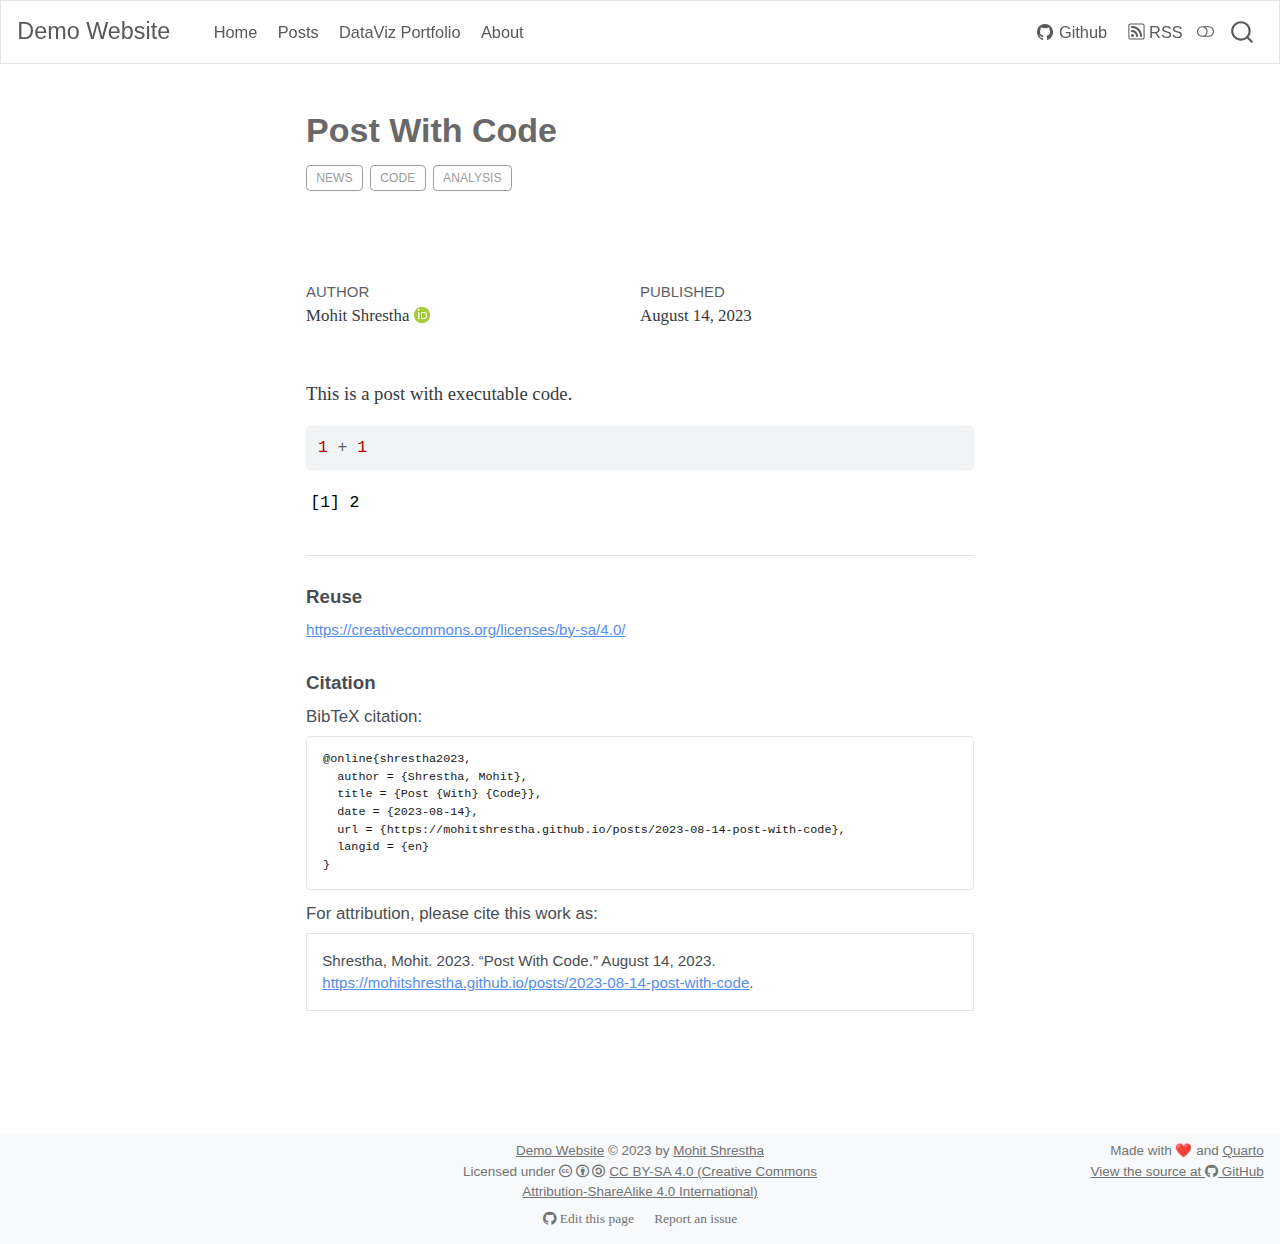
<file: posts/2023-08-14-post-with-code/index.html>
<!DOCTYPE html>
<html xmlns="http://www.w3.org/1999/xhtml" lang="en" xml:lang="en"><head>

<meta charset="utf-8">
<meta name="generator" content="quarto-1.3.450">

<meta name="viewport" content="width=device-width, initial-scale=1.0, user-scalable=yes">

<meta name="author" content="Mohit Shrestha">
<meta name="dcterms.date" content="2023-08-14">

<title>Demo Website - Post With Code</title>
<style>
code{white-space: pre-wrap;}
span.smallcaps{font-variant: small-caps;}
div.columns{display: flex; gap: min(4vw, 1.5em);}
div.column{flex: auto; overflow-x: auto;}
div.hanging-indent{margin-left: 1.5em; text-indent: -1.5em;}
ul.task-list{list-style: none;}
ul.task-list li input[type="checkbox"] {
  width: 0.8em;
  margin: 0 0.8em 0.2em -1em; /* quarto-specific, see https://github.com/quarto-dev/quarto-cli/issues/4556 */ 
  vertical-align: middle;
}
/* CSS for syntax highlighting */
pre > code.sourceCode { white-space: pre; position: relative; }
pre > code.sourceCode > span { display: inline-block; line-height: 1.25; }
pre > code.sourceCode > span:empty { height: 1.2em; }
.sourceCode { overflow: visible; }
code.sourceCode > span { color: inherit; text-decoration: inherit; }
div.sourceCode { margin: 1em 0; }
pre.sourceCode { margin: 0; }
@media screen {
div.sourceCode { overflow: auto; }
}
@media print {
pre > code.sourceCode { white-space: pre-wrap; }
pre > code.sourceCode > span { text-indent: -5em; padding-left: 5em; }
}
pre.numberSource code
  { counter-reset: source-line 0; }
pre.numberSource code > span
  { position: relative; left: -4em; counter-increment: source-line; }
pre.numberSource code > span > a:first-child::before
  { content: counter(source-line);
    position: relative; left: -1em; text-align: right; vertical-align: baseline;
    border: none; display: inline-block;
    -webkit-touch-callout: none; -webkit-user-select: none;
    -khtml-user-select: none; -moz-user-select: none;
    -ms-user-select: none; user-select: none;
    padding: 0 4px; width: 4em;
  }
pre.numberSource { margin-left: 3em;  padding-left: 4px; }
div.sourceCode
  {   }
@media screen {
pre > code.sourceCode > span > a:first-child::before { text-decoration: underline; }
}
</style>


<script src="../../site_libs/quarto-nav/quarto-nav.js"></script>
<script src="../../site_libs/quarto-nav/headroom.min.js"></script>
<script src="../../site_libs/clipboard/clipboard.min.js"></script>
<script src="../../site_libs/quarto-search/autocomplete.umd.js"></script>
<script src="../../site_libs/quarto-search/fuse.min.js"></script>
<script src="../../site_libs/quarto-search/quarto-search.js"></script>
<meta name="quarto:offset" content="../../">
<link href="../..//media/profile.png" rel="icon" type="image/png">
<script src="../../site_libs/quarto-html/quarto.js"></script>
<script src="../../site_libs/quarto-html/popper.min.js"></script>
<script src="../../site_libs/quarto-html/tippy.umd.min.js"></script>
<script src="../../site_libs/quarto-html/anchor.min.js"></script>
<link href="../../site_libs/quarto-html/tippy.css" rel="stylesheet">
<link href="../../site_libs/quarto-html/quarto-syntax-highlighting.css" rel="stylesheet" class="quarto-color-scheme" id="quarto-text-highlighting-styles">
<link href="../../site_libs/quarto-html/quarto-syntax-highlighting-dark.css" rel="prefetch" class="quarto-color-scheme quarto-color-alternate" id="quarto-text-highlighting-styles">
<script src="../../site_libs/bootstrap/bootstrap.min.js"></script>
<link href="../../site_libs/bootstrap/bootstrap-icons.css" rel="stylesheet">
<link href="../../site_libs/bootstrap/bootstrap.min.css" rel="stylesheet" class="quarto-color-scheme" id="quarto-bootstrap" data-mode="light">
<link href="../../site_libs/bootstrap/bootstrap-dark.min.css" rel="prefetch" class="quarto-color-scheme quarto-color-alternate" id="quarto-bootstrap" data-mode="dark">
<link href="../../site_libs/quarto-contrib/fontawesome6-0.1.0/all.css" rel="stylesheet">
<link href="../../site_libs/quarto-contrib/fontawesome6-0.1.0/latex-fontsize.css" rel="stylesheet">
<script id="quarto-search-options" type="application/json">{
  "location": "navbar",
  "copy-button": false,
  "collapse-after": 3,
  "panel-placement": "end",
  "type": "overlay",
  "limit": 20,
  "language": {
    "search-no-results-text": "No results",
    "search-matching-documents-text": "matching documents",
    "search-copy-link-title": "Copy link to search",
    "search-hide-matches-text": "Hide additional matches",
    "search-more-match-text": "more match in this document",
    "search-more-matches-text": "more matches in this document",
    "search-clear-button-title": "Clear",
    "search-detached-cancel-button-title": "Cancel",
    "search-submit-button-title": "Submit",
    "search-label": "Search"
  }
}</script>


<link rel="stylesheet" href="../../styles.css">
</head>

<body class="floating nav-fixed">

<div id="quarto-search-results"></div>
  <header id="quarto-header" class="headroom fixed-top">
    <nav class="navbar navbar-expand-lg navbar-dark ">
      <div class="navbar-container container-fluid">
      <div class="navbar-brand-container">
    <a class="navbar-brand" href="../../index.html">
    <span class="navbar-title">Demo Website</span>
    </a>
  </div>
            <div id="quarto-search" class="" title="Search"></div>
          <button class="navbar-toggler" type="button" data-bs-toggle="collapse" data-bs-target="#navbarCollapse" aria-controls="navbarCollapse" aria-expanded="false" aria-label="Toggle navigation" onclick="if (window.quartoToggleHeadroom) { window.quartoToggleHeadroom(); }">
  <span class="navbar-toggler-icon"></span>
</button>
          <div class="collapse navbar-collapse" id="navbarCollapse">
            <ul class="navbar-nav navbar-nav-scroll me-auto">
  <li class="nav-item">
    <a class="nav-link" href="../../index.html" rel="" target="">
 <span class="menu-text">Home</span></a>
  </li>  
  <li class="nav-item">
    <a class="nav-link" href="../../posts.html" rel="" target="">
 <span class="menu-text">Posts</span></a>
  </li>  
  <li class="nav-item">
    <a class="nav-link" href="../../dataviz_portfolio.html" rel="" target="">
 <span class="menu-text">DataViz Portfolio</span></a>
  </li>  
  <li class="nav-item">
    <a class="nav-link" href="../../about.html" rel="" target="">
 <span class="menu-text">About</span></a>
  </li>  
</ul>
            <ul class="navbar-nav navbar-nav-scroll ms-auto">
  <li class="nav-item">
    <a class="nav-link" href="https://github.com/MohitShrestha" rel="" target=""><i class="bi bi-github" role="img">
</i> 
 <span class="menu-text">Github</span></a>
  </li>  
  <li class="nav-item">
    <a class="nav-link" href="../../posts.xml" rel="" target=""><i class="bi bi-rss" role="img">
</i> 
 <span class="menu-text">RSS</span></a>
  </li>  
</ul>
            <div class="quarto-navbar-tools">
  <a href="" class="quarto-color-scheme-toggle quarto-navigation-tool  px-1" onclick="window.quartoToggleColorScheme(); return false;" title="Toggle dark mode"><i class="bi"></i></a>
</div>
          </div> <!-- /navcollapse -->
      </div> <!-- /container-fluid -->
    </nav>
</header>
<!-- content -->
<header id="title-block-header" class="quarto-title-block default toc-left page-columns page-full">
  <div class="quarto-title-banner page-columns page-full">
    <div class="quarto-title column-body">
      <h1 class="title">Post With Code</h1>
                                <div class="quarto-categories">
                <div class="quarto-category">news</div>
                <div class="quarto-category">code</div>
                <div class="quarto-category">analysis</div>
              </div>
                  </div>
  </div>
    
  
  <div class="quarto-title-meta">

      <div>
      <div class="quarto-title-meta-heading">Author</div>
      <div class="quarto-title-meta-contents">
               <p><a href="https://www.mohitshrestha.com.np/">Mohit Shrestha</a> <a href="https://orcid.org/0000-0003-1719-2195" class="quarto-title-author-orcid"> <img src="[data-uri]"></a></p>
            </div>
    </div>
      
      <div>
      <div class="quarto-title-meta-heading">Published</div>
      <div class="quarto-title-meta-contents">
        <p class="date">August 14, 2023</p>
      </div>
    </div>
    
      
    </div>
    
  
  </header><div id="quarto-content" class="quarto-container page-columns page-rows-contents page-layout-article page-navbar">
<!-- sidebar -->
  <nav id="quarto-sidebar" class="sidebar collapse collapse-horizontal sidebar-navigation floating overflow-auto">
    
</nav>
<div id="quarto-sidebar-glass" data-bs-toggle="collapse" data-bs-target="#quarto-sidebar,#quarto-sidebar-glass"></div>
<!-- margin-sidebar -->
    <div id="quarto-margin-sidebar" class="sidebar margin-sidebar">
    </div>
<!-- main -->
<main class="content quarto-banner-title-block" id="quarto-document-content">




<p>This is a post with executable code.</p>
<div class="cell">
<div class="sourceCode cell-code" id="cb1"><pre class="sourceCode r code-with-copy"><code class="sourceCode r"><span id="cb1-1"><a href="#cb1-1" aria-hidden="true" tabindex="-1"></a><span class="dv">1</span> <span class="sc">+</span> <span class="dv">1</span></span></code><button title="Copy to Clipboard" class="code-copy-button"><i class="bi"></i></button></pre></div>
<div class="cell-output cell-output-stdout">
<pre><code>[1] 2</code></pre>
</div>
</div>



<div id="quarto-appendix" class="default"><section class="quarto-appendix-contents"><h2 class="anchored quarto-appendix-heading">Reuse</h2><div id="quarto-reuse" class="quarto-appendix-contents"><div><a rel="license" href="https://creativecommons.org/licenses/by-sa/4.0/">https://creativecommons.org/licenses/by-sa/4.0/</a></div></div></section><section class="quarto-appendix-contents"><h2 class="anchored quarto-appendix-heading">Citation</h2><div><div class="quarto-appendix-secondary-label">BibTeX citation:</div><pre class="sourceCode code-with-copy quarto-appendix-bibtex"><code class="sourceCode bibtex">@online{shrestha2023,
  author = {Shrestha, Mohit},
  title = {Post {With} {Code}},
  date = {2023-08-14},
  url = {https://mohitshrestha.github.io/posts/2023-08-14-post-with-code},
  langid = {en}
}
</code><button title="Copy to Clipboard" class="code-copy-button"><i class="bi"></i></button></pre><div class="quarto-appendix-secondary-label">For attribution, please cite this work as:</div><div id="ref-shrestha2023" class="csl-entry quarto-appendix-citeas" role="listitem">
Shrestha, Mohit. 2023. <span>“Post With Code.”</span> August 14, 2023.
<a href="https://mohitshrestha.github.io/posts/2023-08-14-post-with-code">https://mohitshrestha.github.io/posts/2023-08-14-post-with-code</a>.
</div></div></section></div></main> <!-- /main -->
<script id="quarto-html-after-body" type="application/javascript">
window.document.addEventListener("DOMContentLoaded", function (event) {
  const toggleBodyColorMode = (bsSheetEl) => {
    const mode = bsSheetEl.getAttribute("data-mode");
    const bodyEl = window.document.querySelector("body");
    if (mode === "dark") {
      bodyEl.classList.add("quarto-dark");
      bodyEl.classList.remove("quarto-light");
    } else {
      bodyEl.classList.add("quarto-light");
      bodyEl.classList.remove("quarto-dark");
    }
  }
  const toggleBodyColorPrimary = () => {
    const bsSheetEl = window.document.querySelector("link#quarto-bootstrap");
    if (bsSheetEl) {
      toggleBodyColorMode(bsSheetEl);
    }
  }
  toggleBodyColorPrimary();  
  const disableStylesheet = (stylesheets) => {
    for (let i=0; i < stylesheets.length; i++) {
      const stylesheet = stylesheets[i];
      stylesheet.rel = 'prefetch';
    }
  }
  const enableStylesheet = (stylesheets) => {
    for (let i=0; i < stylesheets.length; i++) {
      const stylesheet = stylesheets[i];
      stylesheet.rel = 'stylesheet';
    }
  }
  const manageTransitions = (selector, allowTransitions) => {
    const els = window.document.querySelectorAll(selector);
    for (let i=0; i < els.length; i++) {
      const el = els[i];
      if (allowTransitions) {
        el.classList.remove('notransition');
      } else {
        el.classList.add('notransition');
      }
    }
  }
  const toggleColorMode = (alternate) => {
    // Switch the stylesheets
    const alternateStylesheets = window.document.querySelectorAll('link.quarto-color-scheme.quarto-color-alternate');
    manageTransitions('#quarto-margin-sidebar .nav-link', false);
    if (alternate) {
      enableStylesheet(alternateStylesheets);
      for (const sheetNode of alternateStylesheets) {
        if (sheetNode.id === "quarto-bootstrap") {
          toggleBodyColorMode(sheetNode);
        }
      }
    } else {
      disableStylesheet(alternateStylesheets);
      toggleBodyColorPrimary();
    }
    manageTransitions('#quarto-margin-sidebar .nav-link', true);
    // Switch the toggles
    const toggles = window.document.querySelectorAll('.quarto-color-scheme-toggle');
    for (let i=0; i < toggles.length; i++) {
      const toggle = toggles[i];
      if (toggle) {
        if (alternate) {
          toggle.classList.add("alternate");     
        } else {
          toggle.classList.remove("alternate");
        }
      }
    }
    // Hack to workaround the fact that safari doesn't
    // properly recolor the scrollbar when toggling (#1455)
    if (navigator.userAgent.indexOf('Safari') > 0 && navigator.userAgent.indexOf('Chrome') == -1) {
      manageTransitions("body", false);
      window.scrollTo(0, 1);
      setTimeout(() => {
        window.scrollTo(0, 0);
        manageTransitions("body", true);
      }, 40);  
    }
  }
  const isFileUrl = () => { 
    return window.location.protocol === 'file:';
  }
  const hasAlternateSentinel = () => {  
    let styleSentinel = getColorSchemeSentinel();
    if (styleSentinel !== null) {
      return styleSentinel === "alternate";
    } else {
      return false;
    }
  }
  const setStyleSentinel = (alternate) => {
    const value = alternate ? "alternate" : "default";
    if (!isFileUrl()) {
      window.localStorage.setItem("quarto-color-scheme", value);
    } else {
      localAlternateSentinel = value;
    }
  }
  const getColorSchemeSentinel = () => {
    if (!isFileUrl()) {
      const storageValue = window.localStorage.getItem("quarto-color-scheme");
      return storageValue != null ? storageValue : localAlternateSentinel;
    } else {
      return localAlternateSentinel;
    }
  }
  let localAlternateSentinel = 'default';
  // Dark / light mode switch
  window.quartoToggleColorScheme = () => {
    // Read the current dark / light value 
    let toAlternate = !hasAlternateSentinel();
    toggleColorMode(toAlternate);
    setStyleSentinel(toAlternate);
  };
  // Ensure there is a toggle, if there isn't float one in the top right
  if (window.document.querySelector('.quarto-color-scheme-toggle') === null) {
    const a = window.document.createElement('a');
    a.classList.add('top-right');
    a.classList.add('quarto-color-scheme-toggle');
    a.href = "";
    a.onclick = function() { try { window.quartoToggleColorScheme(); } catch {} return false; };
    const i = window.document.createElement("i");
    i.classList.add('bi');
    a.appendChild(i);
    window.document.body.appendChild(a);
  }
  // Switch to dark mode if need be
  if (hasAlternateSentinel()) {
    toggleColorMode(true);
  } else {
    toggleColorMode(false);
  }
  const icon = "";
  const anchorJS = new window.AnchorJS();
  anchorJS.options = {
    placement: 'right',
    icon: icon
  };
  anchorJS.add('.anchored');
  const isCodeAnnotation = (el) => {
    for (const clz of el.classList) {
      if (clz.startsWith('code-annotation-')) {                     
        return true;
      }
    }
    return false;
  }
  const clipboard = new window.ClipboardJS('.code-copy-button', {
    text: function(trigger) {
      const codeEl = trigger.previousElementSibling.cloneNode(true);
      for (const childEl of codeEl.children) {
        if (isCodeAnnotation(childEl)) {
          childEl.remove();
        }
      }
      return codeEl.innerText;
    }
  });
  clipboard.on('success', function(e) {
    // button target
    const button = e.trigger;
    // don't keep focus
    button.blur();
    // flash "checked"
    button.classList.add('code-copy-button-checked');
    var currentTitle = button.getAttribute("title");
    button.setAttribute("title", "Copied!");
    let tooltip;
    if (window.bootstrap) {
      button.setAttribute("data-bs-toggle", "tooltip");
      button.setAttribute("data-bs-placement", "left");
      button.setAttribute("data-bs-title", "Copied!");
      tooltip = new bootstrap.Tooltip(button, 
        { trigger: "manual", 
          customClass: "code-copy-button-tooltip",
          offset: [0, -8]});
      tooltip.show();    
    }
    setTimeout(function() {
      if (tooltip) {
        tooltip.hide();
        button.removeAttribute("data-bs-title");
        button.removeAttribute("data-bs-toggle");
        button.removeAttribute("data-bs-placement");
      }
      button.setAttribute("title", currentTitle);
      button.classList.remove('code-copy-button-checked');
    }, 1000);
    // clear code selection
    e.clearSelection();
  });
  function tippyHover(el, contentFn) {
    const config = {
      allowHTML: true,
      content: contentFn,
      maxWidth: 500,
      delay: 100,
      arrow: false,
      appendTo: function(el) {
          return el.parentElement;
      },
      interactive: true,
      interactiveBorder: 10,
      theme: 'quarto',
      placement: 'bottom-start'
    };
    window.tippy(el, config); 
  }
  const noterefs = window.document.querySelectorAll('a[role="doc-noteref"]');
  for (var i=0; i<noterefs.length; i++) {
    const ref = noterefs[i];
    tippyHover(ref, function() {
      // use id or data attribute instead here
      let href = ref.getAttribute('data-footnote-href') || ref.getAttribute('href');
      try { href = new URL(href).hash; } catch {}
      const id = href.replace(/^#\/?/, "");
      const note = window.document.getElementById(id);
      return note.innerHTML;
    });
  }
      let selectedAnnoteEl;
      const selectorForAnnotation = ( cell, annotation) => {
        let cellAttr = 'data-code-cell="' + cell + '"';
        let lineAttr = 'data-code-annotation="' +  annotation + '"';
        const selector = 'span[' + cellAttr + '][' + lineAttr + ']';
        return selector;
      }
      const selectCodeLines = (annoteEl) => {
        const doc = window.document;
        const targetCell = annoteEl.getAttribute("data-target-cell");
        const targetAnnotation = annoteEl.getAttribute("data-target-annotation");
        const annoteSpan = window.document.querySelector(selectorForAnnotation(targetCell, targetAnnotation));
        const lines = annoteSpan.getAttribute("data-code-lines").split(",");
        const lineIds = lines.map((line) => {
          return targetCell + "-" + line;
        })
        let top = null;
        let height = null;
        let parent = null;
        if (lineIds.length > 0) {
            //compute the position of the single el (top and bottom and make a div)
            const el = window.document.getElementById(lineIds[0]);
            top = el.offsetTop;
            height = el.offsetHeight;
            parent = el.parentElement.parentElement;
          if (lineIds.length > 1) {
            const lastEl = window.document.getElementById(lineIds[lineIds.length - 1]);
            const bottom = lastEl.offsetTop + lastEl.offsetHeight;
            height = bottom - top;
          }
          if (top !== null && height !== null && parent !== null) {
            // cook up a div (if necessary) and position it 
            let div = window.document.getElementById("code-annotation-line-highlight");
            if (div === null) {
              div = window.document.createElement("div");
              div.setAttribute("id", "code-annotation-line-highlight");
              div.style.position = 'absolute';
              parent.appendChild(div);
            }
            div.style.top = top - 2 + "px";
            div.style.height = height + 4 + "px";
            let gutterDiv = window.document.getElementById("code-annotation-line-highlight-gutter");
            if (gutterDiv === null) {
              gutterDiv = window.document.createElement("div");
              gutterDiv.setAttribute("id", "code-annotation-line-highlight-gutter");
              gutterDiv.style.position = 'absolute';
              const codeCell = window.document.getElementById(targetCell);
              const gutter = codeCell.querySelector('.code-annotation-gutter');
              gutter.appendChild(gutterDiv);
            }
            gutterDiv.style.top = top - 2 + "px";
            gutterDiv.style.height = height + 4 + "px";
          }
          selectedAnnoteEl = annoteEl;
        }
      };
      const unselectCodeLines = () => {
        const elementsIds = ["code-annotation-line-highlight", "code-annotation-line-highlight-gutter"];
        elementsIds.forEach((elId) => {
          const div = window.document.getElementById(elId);
          if (div) {
            div.remove();
          }
        });
        selectedAnnoteEl = undefined;
      };
      // Attach click handler to the DT
      const annoteDls = window.document.querySelectorAll('dt[data-target-cell]');
      for (const annoteDlNode of annoteDls) {
        annoteDlNode.addEventListener('click', (event) => {
          const clickedEl = event.target;
          if (clickedEl !== selectedAnnoteEl) {
            unselectCodeLines();
            const activeEl = window.document.querySelector('dt[data-target-cell].code-annotation-active');
            if (activeEl) {
              activeEl.classList.remove('code-annotation-active');
            }
            selectCodeLines(clickedEl);
            clickedEl.classList.add('code-annotation-active');
          } else {
            // Unselect the line
            unselectCodeLines();
            clickedEl.classList.remove('code-annotation-active');
          }
        });
      }
  const findCites = (el) => {
    const parentEl = el.parentElement;
    if (parentEl) {
      const cites = parentEl.dataset.cites;
      if (cites) {
        return {
          el,
          cites: cites.split(' ')
        };
      } else {
        return findCites(el.parentElement)
      }
    } else {
      return undefined;
    }
  };
  var bibliorefs = window.document.querySelectorAll('a[role="doc-biblioref"]');
  for (var i=0; i<bibliorefs.length; i++) {
    const ref = bibliorefs[i];
    const citeInfo = findCites(ref);
    if (citeInfo) {
      tippyHover(citeInfo.el, function() {
        var popup = window.document.createElement('div');
        citeInfo.cites.forEach(function(cite) {
          var citeDiv = window.document.createElement('div');
          citeDiv.classList.add('hanging-indent');
          citeDiv.classList.add('csl-entry');
          var biblioDiv = window.document.getElementById('ref-' + cite);
          if (biblioDiv) {
            citeDiv.innerHTML = biblioDiv.innerHTML;
          }
          popup.appendChild(citeDiv);
        });
        return popup.innerHTML;
      });
    }
  }
});
</script>
</div> <!-- /content -->
<footer class="footer">
  <div class="nav-footer">
    <div class="nav-footer-left">
      &nbsp;
    </div>   
    <div class="nav-footer-center"><a href="https://mohitshrestha.github.io/demo_website">Demo Website</a> © 2023 by <a href="https://mohitshrestha.com.np/">Mohit Shrestha</a> <br> Licensed under <i class="fa-brands fa-creative-commons" aria-label="creative-commons"></i> <i class="fa-brands fa-creative-commons-by" aria-label="creative-commons-by"></i> <i class="fa-brands fa-creative-commons-sa" aria-label="creative-commons-sa"></i> <a href="../../license.html">CC BY-SA 4.0 (Creative Commons Attribution-ShareAlike 4.0 International)</a><div class="toc-actions"><div><i class="bi bi-github"></i></div><div class="action-links"><p><a href="https://www.github.com/mohitshrestha/demo_website/edit/main/posts/2023-08-14-post-with-code/index.qmd" class="toc-action">Edit this page</a></p><p><a href="https://www.github.com/mohitshrestha/demo_website/issues/new" class="toc-action">Report an issue</a></p></div></div></div>
    <div class="nav-footer-right">Made with ❤️ and <a href="https://quarto.org/">Quarto</a><br> <a href="https://www.github.com/mohitshrestha/demo_website">View the source at <i class="fa-brands fa-github" aria-label="github"></i> GitHub</a></div>
  </div>
</footer>



</body></html>
</file>
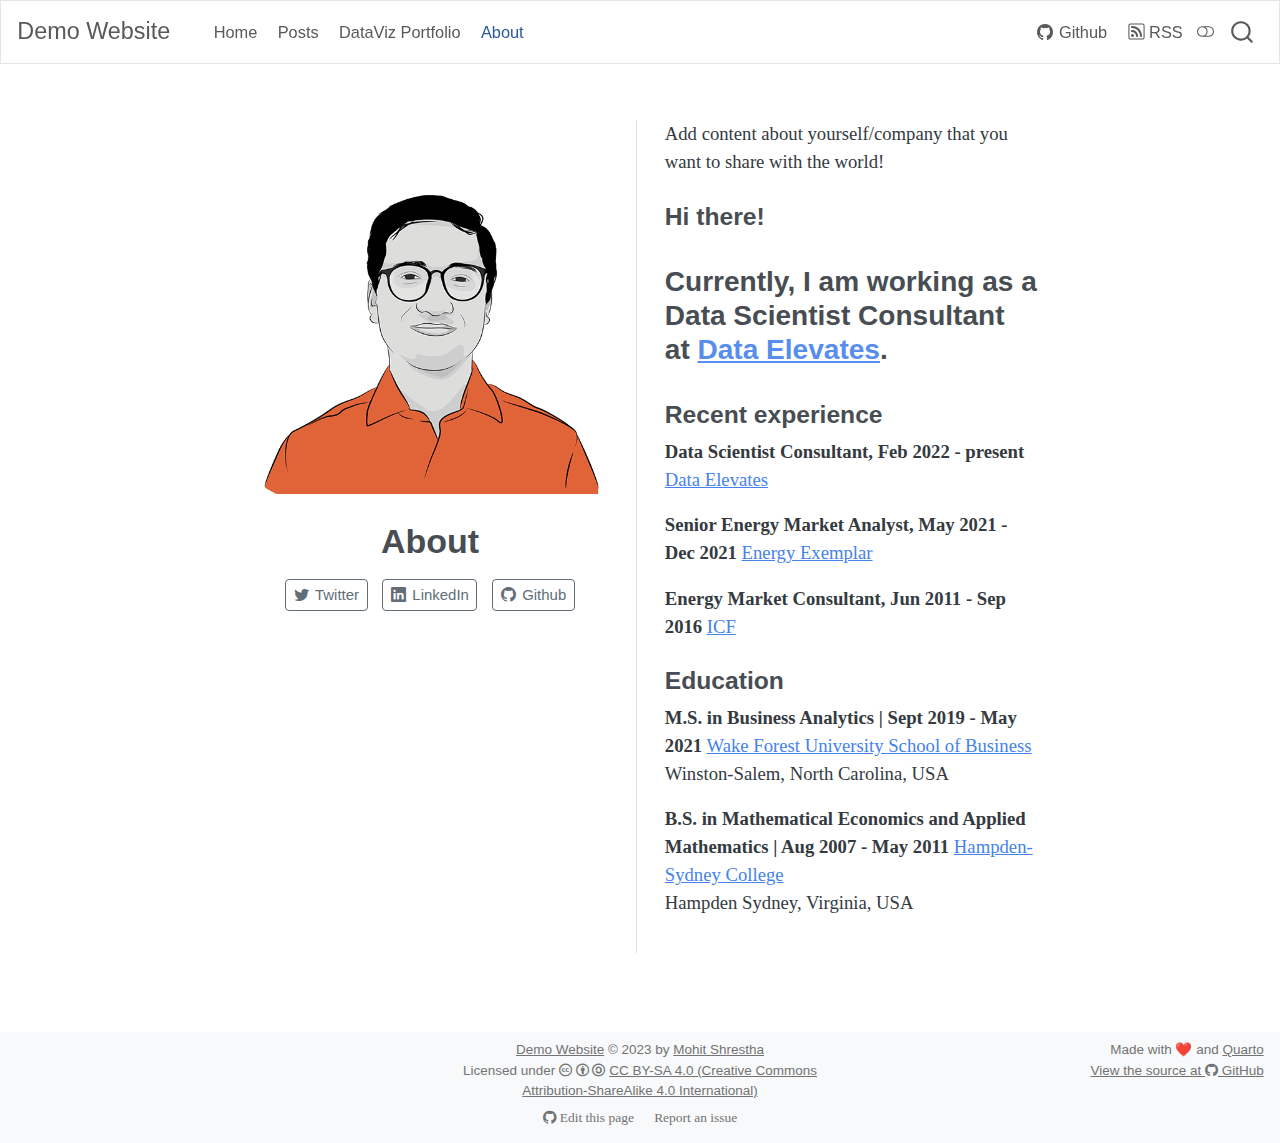
<file: about.html>
<!DOCTYPE html>
<html xmlns="http://www.w3.org/1999/xhtml" lang="en" xml:lang="en"><head>

<meta charset="utf-8">
<meta name="generator" content="quarto-1.3.450">

<meta name="viewport" content="width=device-width, initial-scale=1.0, user-scalable=yes">


<title>Demo Website - About</title>
<style>
code{white-space: pre-wrap;}
span.smallcaps{font-variant: small-caps;}
div.columns{display: flex; gap: min(4vw, 1.5em);}
div.column{flex: auto; overflow-x: auto;}
div.hanging-indent{margin-left: 1.5em; text-indent: -1.5em;}
ul.task-list{list-style: none;}
ul.task-list li input[type="checkbox"] {
  width: 0.8em;
  margin: 0 0.8em 0.2em -1em; /* quarto-specific, see https://github.com/quarto-dev/quarto-cli/issues/4556 */ 
  vertical-align: middle;
}
</style>


<script src="site_libs/quarto-nav/quarto-nav.js"></script>
<script src="site_libs/quarto-nav/headroom.min.js"></script>
<script src="site_libs/clipboard/clipboard.min.js"></script>
<script src="site_libs/quarto-search/autocomplete.umd.js"></script>
<script src="site_libs/quarto-search/fuse.min.js"></script>
<script src="site_libs/quarto-search/quarto-search.js"></script>
<meta name="quarto:offset" content="./">
<link href=".//media/profile.png" rel="icon" type="image/png">
<script src="site_libs/quarto-html/quarto.js"></script>
<script src="site_libs/quarto-html/popper.min.js"></script>
<script src="site_libs/quarto-html/tippy.umd.min.js"></script>
<link href="site_libs/quarto-html/tippy.css" rel="stylesheet">
<link href="site_libs/quarto-html/quarto-syntax-highlighting.css" rel="stylesheet" class="quarto-color-scheme" id="quarto-text-highlighting-styles">
<link href="site_libs/quarto-html/quarto-syntax-highlighting-dark.css" rel="prefetch" class="quarto-color-scheme quarto-color-alternate" id="quarto-text-highlighting-styles">
<script src="site_libs/bootstrap/bootstrap.min.js"></script>
<link href="site_libs/bootstrap/bootstrap-icons.css" rel="stylesheet">
<link href="site_libs/bootstrap/bootstrap.min.css" rel="stylesheet" class="quarto-color-scheme" id="quarto-bootstrap" data-mode="light">
<link href="site_libs/bootstrap/bootstrap-dark.min.css" rel="prefetch" class="quarto-color-scheme quarto-color-alternate" id="quarto-bootstrap" data-mode="dark">
<link href="site_libs/quarto-contrib/fontawesome6-0.1.0/all.css" rel="stylesheet">
<link href="site_libs/quarto-contrib/fontawesome6-0.1.0/latex-fontsize.css" rel="stylesheet">
<script id="quarto-search-options" type="application/json">{
  "location": "navbar",
  "copy-button": false,
  "collapse-after": 3,
  "panel-placement": "end",
  "type": "overlay",
  "limit": 20,
  "language": {
    "search-no-results-text": "No results",
    "search-matching-documents-text": "matching documents",
    "search-copy-link-title": "Copy link to search",
    "search-hide-matches-text": "Hide additional matches",
    "search-more-match-text": "more match in this document",
    "search-more-matches-text": "more matches in this document",
    "search-clear-button-title": "Clear",
    "search-detached-cancel-button-title": "Cancel",
    "search-submit-button-title": "Submit",
    "search-label": "Search"
  }
}</script>


<link rel="stylesheet" href="styles.css">
</head>

<body class="nav-fixed fullcontent">

<div id="quarto-search-results"></div>
  <header id="quarto-header" class="headroom fixed-top">
    <nav class="navbar navbar-expand-lg navbar-dark ">
      <div class="navbar-container container-fluid">
      <div class="navbar-brand-container">
    <a class="navbar-brand" href="./index.html">
    <span class="navbar-title">Demo Website</span>
    </a>
  </div>
            <div id="quarto-search" class="" title="Search"></div>
          <button class="navbar-toggler" type="button" data-bs-toggle="collapse" data-bs-target="#navbarCollapse" aria-controls="navbarCollapse" aria-expanded="false" aria-label="Toggle navigation" onclick="if (window.quartoToggleHeadroom) { window.quartoToggleHeadroom(); }">
  <span class="navbar-toggler-icon"></span>
</button>
          <div class="collapse navbar-collapse" id="navbarCollapse">
            <ul class="navbar-nav navbar-nav-scroll me-auto">
  <li class="nav-item">
    <a class="nav-link" href="./index.html" rel="" target="">
 <span class="menu-text">Home</span></a>
  </li>  
  <li class="nav-item">
    <a class="nav-link" href="./posts.html" rel="" target="">
 <span class="menu-text">Posts</span></a>
  </li>  
  <li class="nav-item">
    <a class="nav-link" href="./dataviz_portfolio.html" rel="" target="">
 <span class="menu-text">DataViz Portfolio</span></a>
  </li>  
  <li class="nav-item">
    <a class="nav-link active" href="./about.html" rel="" target="" aria-current="page">
 <span class="menu-text">About</span></a>
  </li>  
</ul>
            <ul class="navbar-nav navbar-nav-scroll ms-auto">
  <li class="nav-item">
    <a class="nav-link" href="https://github.com/MohitShrestha" rel="" target=""><i class="bi bi-github" role="img">
</i> 
 <span class="menu-text">Github</span></a>
  </li>  
  <li class="nav-item">
    <a class="nav-link" href="./posts.xml" rel="" target=""><i class="bi bi-rss" role="img">
</i> 
 <span class="menu-text">RSS</span></a>
  </li>  
</ul>
            <div class="quarto-navbar-tools">
  <a href="" class="quarto-color-scheme-toggle quarto-navigation-tool  px-1" onclick="window.quartoToggleColorScheme(); return false;" title="Toggle dark mode"><i class="bi"></i></a>
</div>
          </div> <!-- /navcollapse -->
      </div> <!-- /container-fluid -->
    </nav>
</header>
<!-- content -->
<div id="quarto-content" class="quarto-container page-columns page-rows-contents page-layout-article page-navbar">
<!-- sidebar -->
<!-- margin-sidebar -->
    
<!-- main -->
<div class="quarto-about-trestles">
  <div class="about-entity">
    <img src="media/profile.png" class="about-image
  rounded " style="width: 20em;">
<header id="title-block-header" class="quarto-title-block default">
<div class="quarto-title">
<h1 class="title">About</h1>
</div>
<div class="quarto-title-meta">
  </div>
</header>
    <div class="about-links">
  <a href="https://twitter.com/MohitShrestha" class="about-link" rel="" target="">
    <i class="bi bi-twitter"></i>
     <span class="about-link-text">Twitter</span>
  </a>
  <a href="https://www.linkedin.com/in/MohitShrestha/" class="about-link" rel="" target="">
    <i class="bi bi-linkedin"></i>
     <span class="about-link-text">LinkedIn</span>
  </a>
  <a href="https://github.com/MohitShrestha/" class="about-link" rel="" target="">
    <i class="bi bi-github"></i>
     <span class="about-link-text">Github</span>
  </a>
</div>
  </div>
  <div class="about-contents"><main class="content" id="quarto-document-content">
<div id="topbr">
<p>Add content about yourself/company that you want to share with the world!</p>
<section id="hi-there" class="level3">
<h3 data-anchor-id="hi-there">Hi there!</h3>
</section>
<section id="currently-i-am-working-as-a-data-scientist-consultant-at-data-elevates." class="level2">
<h2 data-anchor-id="currently-i-am-working-as-a-data-scientist-consultant-at-data-elevates.">Currently, I am working as a Data Scientist Consultant at <a href="https://www.dataelevates.com/">Data Elevates</a>.</h2>
<section id="recent-experience" class="level3">
<h3 data-anchor-id="recent-experience">Recent experience</h3>
<p><strong>Data Scientist Consultant, Feb 2022 - present</strong> <a href="https://www.dataelevates.com/">Data Elevates</a></p>
<p><strong>Senior Energy Market Analyst, May 2021 - Dec 2021</strong> <a href="https://www.energyexemplar.com/">Energy Exemplar</a></p>
<p><strong>Energy Market Consultant, Jun 2011 - Sep 2016</strong> <a href="https://www.icf.com/">ICF</a></p>
</section>
<section id="education" class="level3">
<h3 data-anchor-id="education">Education</h3>
<p><strong>M.S. in Business Analytics | Sept 2019 - May 2021</strong> <a href="https://business.wfu.edu/msbaprograms/">Wake Forest University School of Business</a><br> Winston-Salem, North Carolina, USA</p>
<p><strong>B.S. in Mathematical Economics and Applied Mathematics | Aug 2007 - May 2011</strong> <a href="https://www.hsc.edu/">Hampden-Sydney College</a><br> Hampden Sydney, Virginia, USA</p>
</section>
</section>
</div>


</main></div>
</div>
 <!-- /main -->
<script id="quarto-html-after-body" type="application/javascript">
window.document.addEventListener("DOMContentLoaded", function (event) {
  const toggleBodyColorMode = (bsSheetEl) => {
    const mode = bsSheetEl.getAttribute("data-mode");
    const bodyEl = window.document.querySelector("body");
    if (mode === "dark") {
      bodyEl.classList.add("quarto-dark");
      bodyEl.classList.remove("quarto-light");
    } else {
      bodyEl.classList.add("quarto-light");
      bodyEl.classList.remove("quarto-dark");
    }
  }
  const toggleBodyColorPrimary = () => {
    const bsSheetEl = window.document.querySelector("link#quarto-bootstrap");
    if (bsSheetEl) {
      toggleBodyColorMode(bsSheetEl);
    }
  }
  toggleBodyColorPrimary();  
  const disableStylesheet = (stylesheets) => {
    for (let i=0; i < stylesheets.length; i++) {
      const stylesheet = stylesheets[i];
      stylesheet.rel = 'prefetch';
    }
  }
  const enableStylesheet = (stylesheets) => {
    for (let i=0; i < stylesheets.length; i++) {
      const stylesheet = stylesheets[i];
      stylesheet.rel = 'stylesheet';
    }
  }
  const manageTransitions = (selector, allowTransitions) => {
    const els = window.document.querySelectorAll(selector);
    for (let i=0; i < els.length; i++) {
      const el = els[i];
      if (allowTransitions) {
        el.classList.remove('notransition');
      } else {
        el.classList.add('notransition');
      }
    }
  }
  const toggleColorMode = (alternate) => {
    // Switch the stylesheets
    const alternateStylesheets = window.document.querySelectorAll('link.quarto-color-scheme.quarto-color-alternate');
    manageTransitions('#quarto-margin-sidebar .nav-link', false);
    if (alternate) {
      enableStylesheet(alternateStylesheets);
      for (const sheetNode of alternateStylesheets) {
        if (sheetNode.id === "quarto-bootstrap") {
          toggleBodyColorMode(sheetNode);
        }
      }
    } else {
      disableStylesheet(alternateStylesheets);
      toggleBodyColorPrimary();
    }
    manageTransitions('#quarto-margin-sidebar .nav-link', true);
    // Switch the toggles
    const toggles = window.document.querySelectorAll('.quarto-color-scheme-toggle');
    for (let i=0; i < toggles.length; i++) {
      const toggle = toggles[i];
      if (toggle) {
        if (alternate) {
          toggle.classList.add("alternate");     
        } else {
          toggle.classList.remove("alternate");
        }
      }
    }
    // Hack to workaround the fact that safari doesn't
    // properly recolor the scrollbar when toggling (#1455)
    if (navigator.userAgent.indexOf('Safari') > 0 && navigator.userAgent.indexOf('Chrome') == -1) {
      manageTransitions("body", false);
      window.scrollTo(0, 1);
      setTimeout(() => {
        window.scrollTo(0, 0);
        manageTransitions("body", true);
      }, 40);  
    }
  }
  const isFileUrl = () => { 
    return window.location.protocol === 'file:';
  }
  const hasAlternateSentinel = () => {  
    let styleSentinel = getColorSchemeSentinel();
    if (styleSentinel !== null) {
      return styleSentinel === "alternate";
    } else {
      return false;
    }
  }
  const setStyleSentinel = (alternate) => {
    const value = alternate ? "alternate" : "default";
    if (!isFileUrl()) {
      window.localStorage.setItem("quarto-color-scheme", value);
    } else {
      localAlternateSentinel = value;
    }
  }
  const getColorSchemeSentinel = () => {
    if (!isFileUrl()) {
      const storageValue = window.localStorage.getItem("quarto-color-scheme");
      return storageValue != null ? storageValue : localAlternateSentinel;
    } else {
      return localAlternateSentinel;
    }
  }
  let localAlternateSentinel = 'default';
  // Dark / light mode switch
  window.quartoToggleColorScheme = () => {
    // Read the current dark / light value 
    let toAlternate = !hasAlternateSentinel();
    toggleColorMode(toAlternate);
    setStyleSentinel(toAlternate);
  };
  // Ensure there is a toggle, if there isn't float one in the top right
  if (window.document.querySelector('.quarto-color-scheme-toggle') === null) {
    const a = window.document.createElement('a');
    a.classList.add('top-right');
    a.classList.add('quarto-color-scheme-toggle');
    a.href = "";
    a.onclick = function() { try { window.quartoToggleColorScheme(); } catch {} return false; };
    const i = window.document.createElement("i");
    i.classList.add('bi');
    a.appendChild(i);
    window.document.body.appendChild(a);
  }
  // Switch to dark mode if need be
  if (hasAlternateSentinel()) {
    toggleColorMode(true);
  } else {
    toggleColorMode(false);
  }
  const isCodeAnnotation = (el) => {
    for (const clz of el.classList) {
      if (clz.startsWith('code-annotation-')) {                     
        return true;
      }
    }
    return false;
  }
  const clipboard = new window.ClipboardJS('.code-copy-button', {
    text: function(trigger) {
      const codeEl = trigger.previousElementSibling.cloneNode(true);
      for (const childEl of codeEl.children) {
        if (isCodeAnnotation(childEl)) {
          childEl.remove();
        }
      }
      return codeEl.innerText;
    }
  });
  clipboard.on('success', function(e) {
    // button target
    const button = e.trigger;
    // don't keep focus
    button.blur();
    // flash "checked"
    button.classList.add('code-copy-button-checked');
    var currentTitle = button.getAttribute("title");
    button.setAttribute("title", "Copied!");
    let tooltip;
    if (window.bootstrap) {
      button.setAttribute("data-bs-toggle", "tooltip");
      button.setAttribute("data-bs-placement", "left");
      button.setAttribute("data-bs-title", "Copied!");
      tooltip = new bootstrap.Tooltip(button, 
        { trigger: "manual", 
          customClass: "code-copy-button-tooltip",
          offset: [0, -8]});
      tooltip.show();    
    }
    setTimeout(function() {
      if (tooltip) {
        tooltip.hide();
        button.removeAttribute("data-bs-title");
        button.removeAttribute("data-bs-toggle");
        button.removeAttribute("data-bs-placement");
      }
      button.setAttribute("title", currentTitle);
      button.classList.remove('code-copy-button-checked');
    }, 1000);
    // clear code selection
    e.clearSelection();
  });
  function tippyHover(el, contentFn) {
    const config = {
      allowHTML: true,
      content: contentFn,
      maxWidth: 500,
      delay: 100,
      arrow: false,
      appendTo: function(el) {
          return el.parentElement;
      },
      interactive: true,
      interactiveBorder: 10,
      theme: 'quarto',
      placement: 'bottom-start'
    };
    window.tippy(el, config); 
  }
  const noterefs = window.document.querySelectorAll('a[role="doc-noteref"]');
  for (var i=0; i<noterefs.length; i++) {
    const ref = noterefs[i];
    tippyHover(ref, function() {
      // use id or data attribute instead here
      let href = ref.getAttribute('data-footnote-href') || ref.getAttribute('href');
      try { href = new URL(href).hash; } catch {}
      const id = href.replace(/^#\/?/, "");
      const note = window.document.getElementById(id);
      return note.innerHTML;
    });
  }
      let selectedAnnoteEl;
      const selectorForAnnotation = ( cell, annotation) => {
        let cellAttr = 'data-code-cell="' + cell + '"';
        let lineAttr = 'data-code-annotation="' +  annotation + '"';
        const selector = 'span[' + cellAttr + '][' + lineAttr + ']';
        return selector;
      }
      const selectCodeLines = (annoteEl) => {
        const doc = window.document;
        const targetCell = annoteEl.getAttribute("data-target-cell");
        const targetAnnotation = annoteEl.getAttribute("data-target-annotation");
        const annoteSpan = window.document.querySelector(selectorForAnnotation(targetCell, targetAnnotation));
        const lines = annoteSpan.getAttribute("data-code-lines").split(",");
        const lineIds = lines.map((line) => {
          return targetCell + "-" + line;
        })
        let top = null;
        let height = null;
        let parent = null;
        if (lineIds.length > 0) {
            //compute the position of the single el (top and bottom and make a div)
            const el = window.document.getElementById(lineIds[0]);
            top = el.offsetTop;
            height = el.offsetHeight;
            parent = el.parentElement.parentElement;
          if (lineIds.length > 1) {
            const lastEl = window.document.getElementById(lineIds[lineIds.length - 1]);
            const bottom = lastEl.offsetTop + lastEl.offsetHeight;
            height = bottom - top;
          }
          if (top !== null && height !== null && parent !== null) {
            // cook up a div (if necessary) and position it 
            let div = window.document.getElementById("code-annotation-line-highlight");
            if (div === null) {
              div = window.document.createElement("div");
              div.setAttribute("id", "code-annotation-line-highlight");
              div.style.position = 'absolute';
              parent.appendChild(div);
            }
            div.style.top = top - 2 + "px";
            div.style.height = height + 4 + "px";
            let gutterDiv = window.document.getElementById("code-annotation-line-highlight-gutter");
            if (gutterDiv === null) {
              gutterDiv = window.document.createElement("div");
              gutterDiv.setAttribute("id", "code-annotation-line-highlight-gutter");
              gutterDiv.style.position = 'absolute';
              const codeCell = window.document.getElementById(targetCell);
              const gutter = codeCell.querySelector('.code-annotation-gutter');
              gutter.appendChild(gutterDiv);
            }
            gutterDiv.style.top = top - 2 + "px";
            gutterDiv.style.height = height + 4 + "px";
          }
          selectedAnnoteEl = annoteEl;
        }
      };
      const unselectCodeLines = () => {
        const elementsIds = ["code-annotation-line-highlight", "code-annotation-line-highlight-gutter"];
        elementsIds.forEach((elId) => {
          const div = window.document.getElementById(elId);
          if (div) {
            div.remove();
          }
        });
        selectedAnnoteEl = undefined;
      };
      // Attach click handler to the DT
      const annoteDls = window.document.querySelectorAll('dt[data-target-cell]');
      for (const annoteDlNode of annoteDls) {
        annoteDlNode.addEventListener('click', (event) => {
          const clickedEl = event.target;
          if (clickedEl !== selectedAnnoteEl) {
            unselectCodeLines();
            const activeEl = window.document.querySelector('dt[data-target-cell].code-annotation-active');
            if (activeEl) {
              activeEl.classList.remove('code-annotation-active');
            }
            selectCodeLines(clickedEl);
            clickedEl.classList.add('code-annotation-active');
          } else {
            // Unselect the line
            unselectCodeLines();
            clickedEl.classList.remove('code-annotation-active');
          }
        });
      }
  const findCites = (el) => {
    const parentEl = el.parentElement;
    if (parentEl) {
      const cites = parentEl.dataset.cites;
      if (cites) {
        return {
          el,
          cites: cites.split(' ')
        };
      } else {
        return findCites(el.parentElement)
      }
    } else {
      return undefined;
    }
  };
  var bibliorefs = window.document.querySelectorAll('a[role="doc-biblioref"]');
  for (var i=0; i<bibliorefs.length; i++) {
    const ref = bibliorefs[i];
    const citeInfo = findCites(ref);
    if (citeInfo) {
      tippyHover(citeInfo.el, function() {
        var popup = window.document.createElement('div');
        citeInfo.cites.forEach(function(cite) {
          var citeDiv = window.document.createElement('div');
          citeDiv.classList.add('hanging-indent');
          citeDiv.classList.add('csl-entry');
          var biblioDiv = window.document.getElementById('ref-' + cite);
          if (biblioDiv) {
            citeDiv.innerHTML = biblioDiv.innerHTML;
          }
          popup.appendChild(citeDiv);
        });
        return popup.innerHTML;
      });
    }
  }
});
</script>
</div> <!-- /content -->
<footer class="footer">
  <div class="nav-footer">
    <div class="nav-footer-left">
      &nbsp;
    </div>   
    <div class="nav-footer-center"><a href="https://mohitshrestha.github.io/demo_website">Demo Website</a> © 2023 by <a href="https://mohitshrestha.com.np/">Mohit Shrestha</a> <br> Licensed under <i class="fa-brands fa-creative-commons" aria-label="creative-commons"></i> <i class="fa-brands fa-creative-commons-by" aria-label="creative-commons-by"></i> <i class="fa-brands fa-creative-commons-sa" aria-label="creative-commons-sa"></i> <a href="./license.html">CC BY-SA 4.0 (Creative Commons Attribution-ShareAlike 4.0 International)</a><div class="toc-actions"><div><i class="bi bi-github"></i></div><div class="action-links"><p><a href="https://www.github.com/mohitshrestha/demo_website/edit/main/about.qmd" class="toc-action">Edit this page</a></p><p><a href="https://www.github.com/mohitshrestha/demo_website/issues/new" class="toc-action">Report an issue</a></p></div></div></div>
    <div class="nav-footer-right">Made with ❤️ and <a href="https://quarto.org/">Quarto</a><br> <a href="https://www.github.com/mohitshrestha/demo_website">View the source at <i class="fa-brands fa-github" aria-label="github"></i> GitHub</a></div>
  </div>
</footer>



</body></html>
</file>
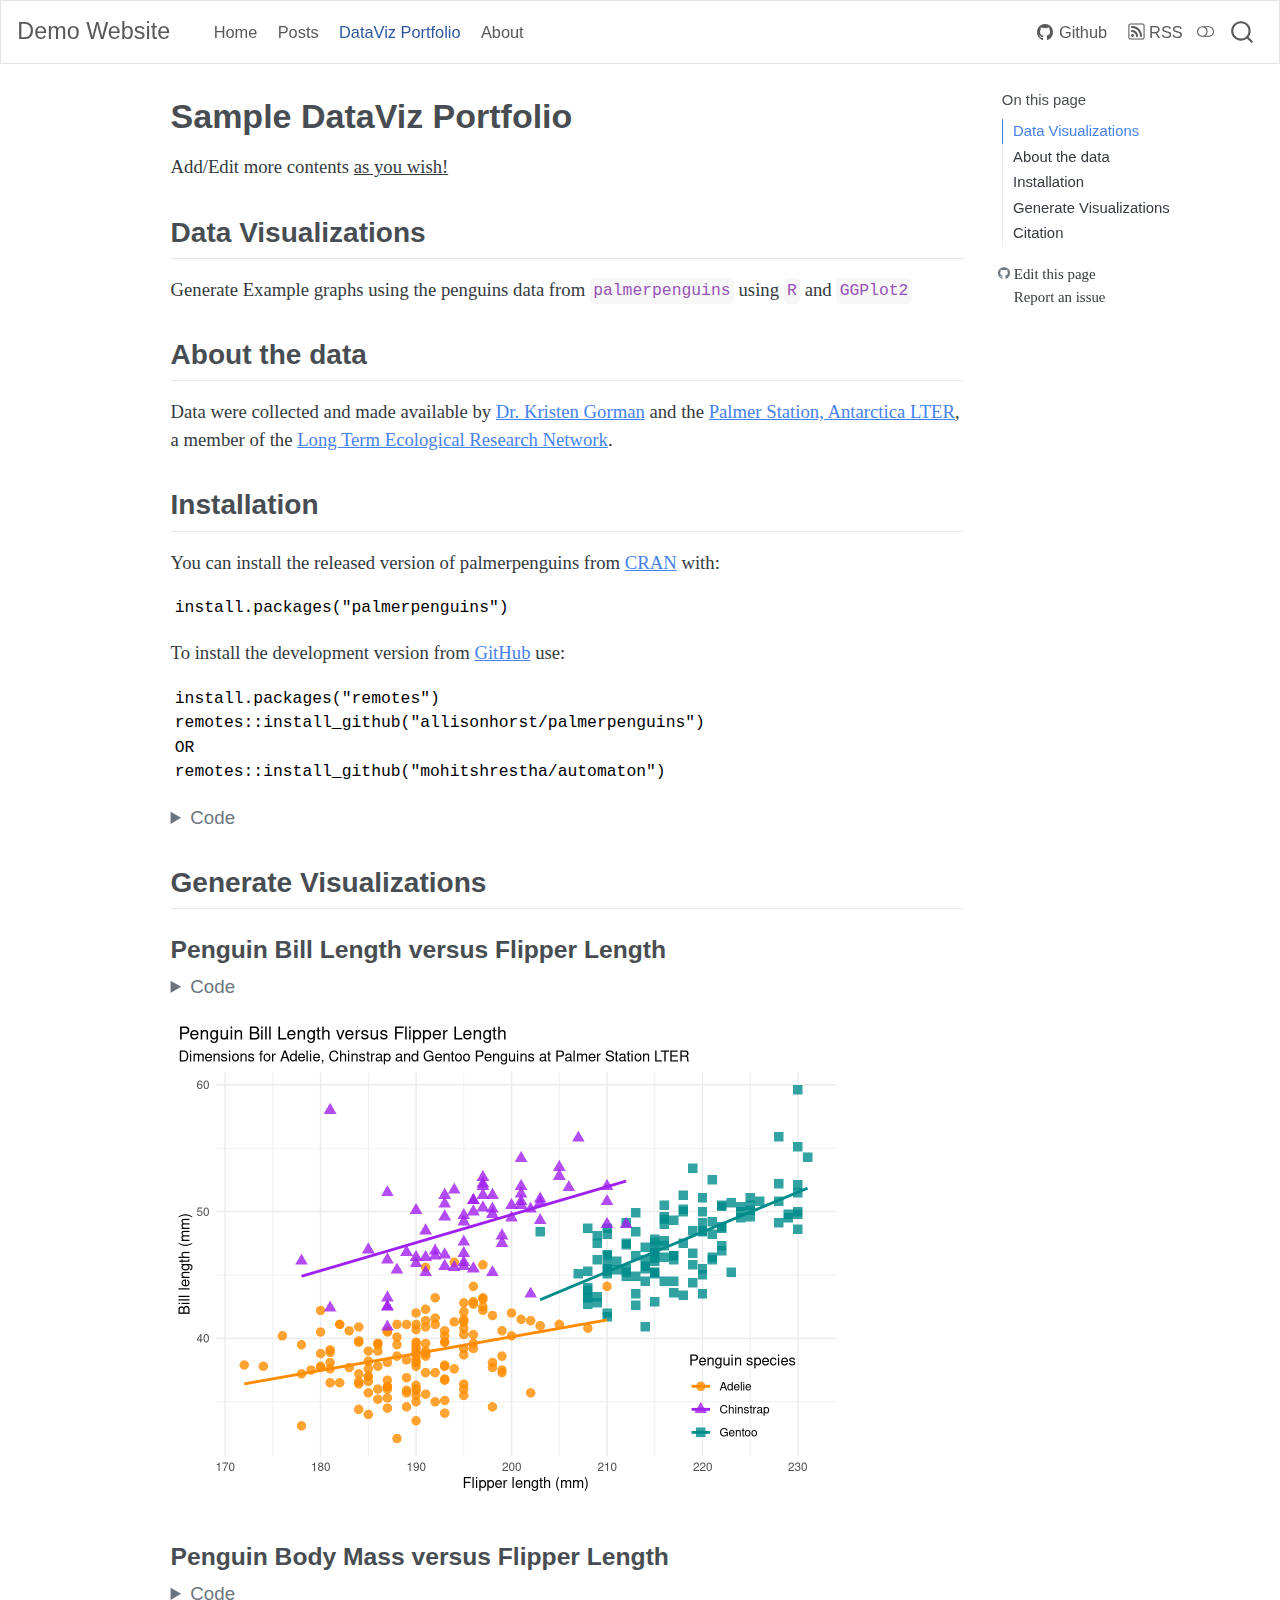
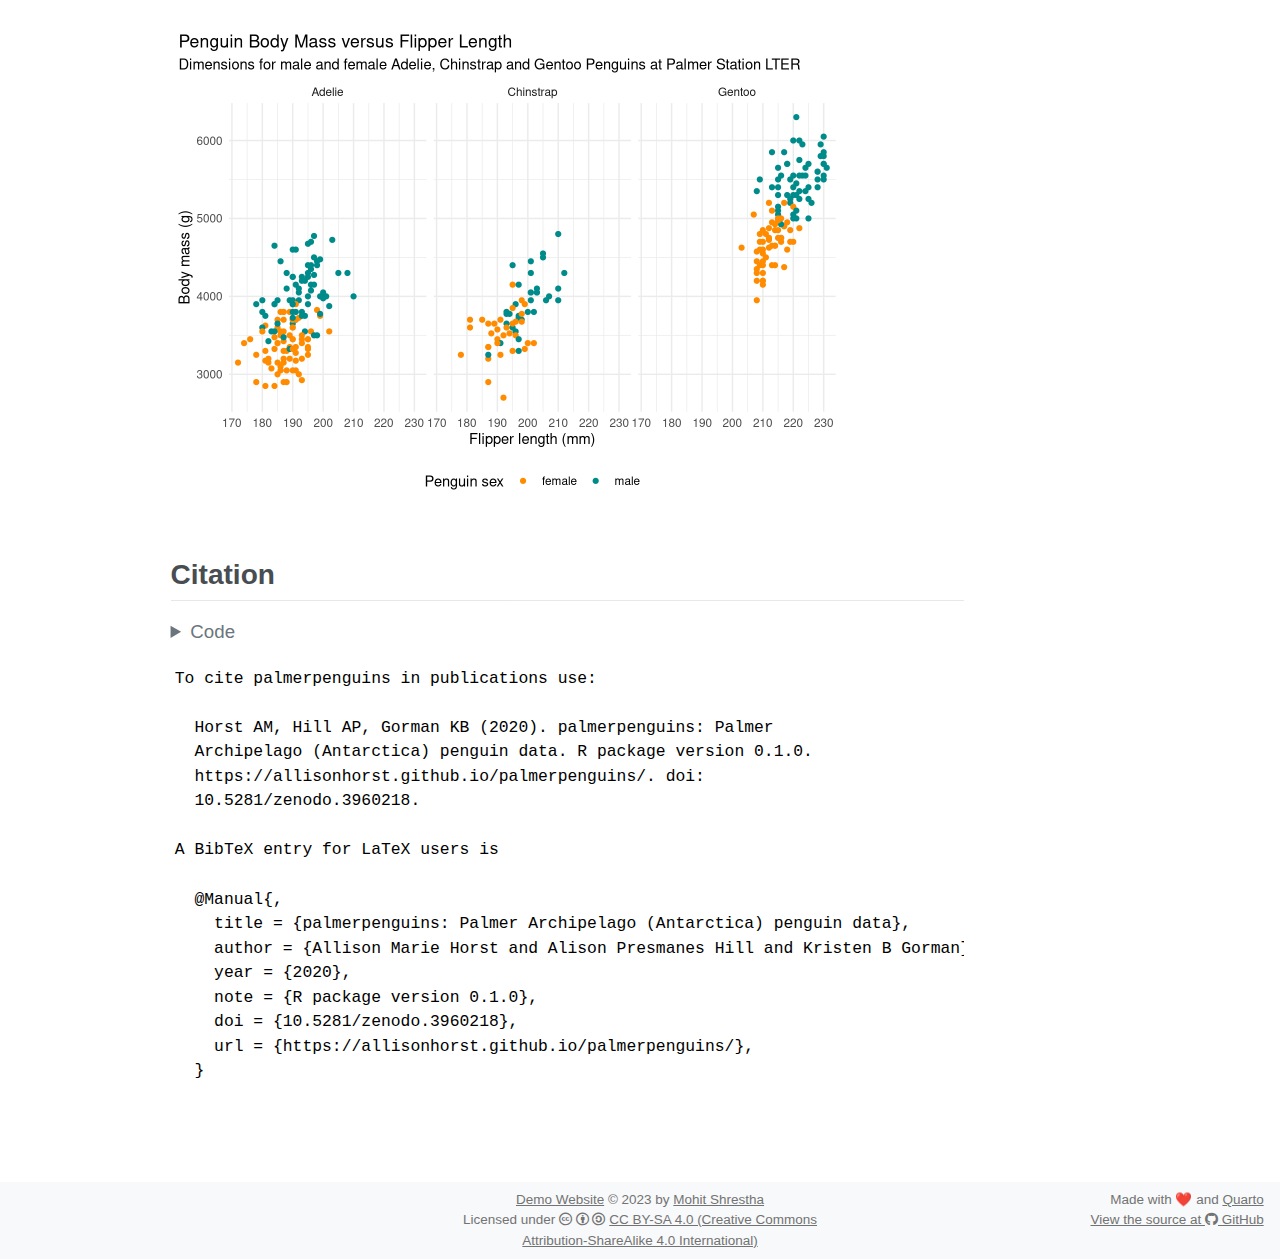
<file: dataviz_portfolio.html>
<!DOCTYPE html>
<html xmlns="http://www.w3.org/1999/xhtml" lang="en" xml:lang="en"><head>

<meta charset="utf-8">
<meta name="generator" content="quarto-1.3.450">

<meta name="viewport" content="width=device-width, initial-scale=1.0, user-scalable=yes">


<title>Demo Website - Sample DataViz Portfolio</title>
<style>
code{white-space: pre-wrap;}
span.smallcaps{font-variant: small-caps;}
div.columns{display: flex; gap: min(4vw, 1.5em);}
div.column{flex: auto; overflow-x: auto;}
div.hanging-indent{margin-left: 1.5em; text-indent: -1.5em;}
ul.task-list{list-style: none;}
ul.task-list li input[type="checkbox"] {
  width: 0.8em;
  margin: 0 0.8em 0.2em -1em; /* quarto-specific, see https://github.com/quarto-dev/quarto-cli/issues/4556 */ 
  vertical-align: middle;
}
/* CSS for syntax highlighting */
pre > code.sourceCode { white-space: pre; position: relative; }
pre > code.sourceCode > span { display: inline-block; line-height: 1.25; }
pre > code.sourceCode > span:empty { height: 1.2em; }
.sourceCode { overflow: visible; }
code.sourceCode > span { color: inherit; text-decoration: inherit; }
div.sourceCode { margin: 1em 0; }
pre.sourceCode { margin: 0; }
@media screen {
div.sourceCode { overflow: auto; }
}
@media print {
pre > code.sourceCode { white-space: pre-wrap; }
pre > code.sourceCode > span { text-indent: -5em; padding-left: 5em; }
}
pre.numberSource code
  { counter-reset: source-line 0; }
pre.numberSource code > span
  { position: relative; left: -4em; counter-increment: source-line; }
pre.numberSource code > span > a:first-child::before
  { content: counter(source-line);
    position: relative; left: -1em; text-align: right; vertical-align: baseline;
    border: none; display: inline-block;
    -webkit-touch-callout: none; -webkit-user-select: none;
    -khtml-user-select: none; -moz-user-select: none;
    -ms-user-select: none; user-select: none;
    padding: 0 4px; width: 4em;
  }
pre.numberSource { margin-left: 3em;  padding-left: 4px; }
div.sourceCode
  {   }
@media screen {
pre > code.sourceCode > span > a:first-child::before { text-decoration: underline; }
}
</style>


<script src="site_libs/quarto-nav/quarto-nav.js"></script>
<script src="site_libs/quarto-nav/headroom.min.js"></script>
<script src="site_libs/clipboard/clipboard.min.js"></script>
<script src="site_libs/quarto-search/autocomplete.umd.js"></script>
<script src="site_libs/quarto-search/fuse.min.js"></script>
<script src="site_libs/quarto-search/quarto-search.js"></script>
<meta name="quarto:offset" content="./">
<link href=".//media/profile.png" rel="icon" type="image/png">
<script src="site_libs/quarto-html/quarto.js"></script>
<script src="site_libs/quarto-html/popper.min.js"></script>
<script src="site_libs/quarto-html/tippy.umd.min.js"></script>
<script src="site_libs/quarto-html/anchor.min.js"></script>
<link href="site_libs/quarto-html/tippy.css" rel="stylesheet">
<link href="site_libs/quarto-html/quarto-syntax-highlighting.css" rel="stylesheet" class="quarto-color-scheme" id="quarto-text-highlighting-styles">
<link href="site_libs/quarto-html/quarto-syntax-highlighting-dark.css" rel="prefetch" class="quarto-color-scheme quarto-color-alternate" id="quarto-text-highlighting-styles">
<script src="site_libs/bootstrap/bootstrap.min.js"></script>
<link href="site_libs/bootstrap/bootstrap-icons.css" rel="stylesheet">
<link href="site_libs/bootstrap/bootstrap.min.css" rel="stylesheet" class="quarto-color-scheme" id="quarto-bootstrap" data-mode="light">
<link href="site_libs/bootstrap/bootstrap-dark.min.css" rel="prefetch" class="quarto-color-scheme quarto-color-alternate" id="quarto-bootstrap" data-mode="dark">
<link href="site_libs/quarto-contrib/fontawesome6-0.1.0/all.css" rel="stylesheet">
<link href="site_libs/quarto-contrib/fontawesome6-0.1.0/latex-fontsize.css" rel="stylesheet">
<script id="quarto-search-options" type="application/json">{
  "location": "navbar",
  "copy-button": false,
  "collapse-after": 3,
  "panel-placement": "end",
  "type": "overlay",
  "limit": 20,
  "language": {
    "search-no-results-text": "No results",
    "search-matching-documents-text": "matching documents",
    "search-copy-link-title": "Copy link to search",
    "search-hide-matches-text": "Hide additional matches",
    "search-more-match-text": "more match in this document",
    "search-more-matches-text": "more matches in this document",
    "search-clear-button-title": "Clear",
    "search-detached-cancel-button-title": "Cancel",
    "search-submit-button-title": "Submit",
    "search-label": "Search"
  }
}</script>


<link rel="stylesheet" href="styles.css">
</head>

<body class="nav-fixed">

<div id="quarto-search-results"></div>
  <header id="quarto-header" class="headroom fixed-top">
    <nav class="navbar navbar-expand-lg navbar-dark ">
      <div class="navbar-container container-fluid">
      <div class="navbar-brand-container">
    <a class="navbar-brand" href="./index.html">
    <span class="navbar-title">Demo Website</span>
    </a>
  </div>
            <div id="quarto-search" class="" title="Search"></div>
          <button class="navbar-toggler" type="button" data-bs-toggle="collapse" data-bs-target="#navbarCollapse" aria-controls="navbarCollapse" aria-expanded="false" aria-label="Toggle navigation" onclick="if (window.quartoToggleHeadroom) { window.quartoToggleHeadroom(); }">
  <span class="navbar-toggler-icon"></span>
</button>
          <div class="collapse navbar-collapse" id="navbarCollapse">
            <ul class="navbar-nav navbar-nav-scroll me-auto">
  <li class="nav-item">
    <a class="nav-link" href="./index.html" rel="" target="">
 <span class="menu-text">Home</span></a>
  </li>  
  <li class="nav-item">
    <a class="nav-link" href="./posts.html" rel="" target="">
 <span class="menu-text">Posts</span></a>
  </li>  
  <li class="nav-item">
    <a class="nav-link active" href="./dataviz_portfolio.html" rel="" target="" aria-current="page">
 <span class="menu-text">DataViz Portfolio</span></a>
  </li>  
  <li class="nav-item">
    <a class="nav-link" href="./about.html" rel="" target="">
 <span class="menu-text">About</span></a>
  </li>  
</ul>
            <ul class="navbar-nav navbar-nav-scroll ms-auto">
  <li class="nav-item">
    <a class="nav-link" href="https://github.com/MohitShrestha" rel="" target=""><i class="bi bi-github" role="img">
</i> 
 <span class="menu-text">Github</span></a>
  </li>  
  <li class="nav-item">
    <a class="nav-link" href="./posts.xml" rel="" target=""><i class="bi bi-rss" role="img">
</i> 
 <span class="menu-text">RSS</span></a>
  </li>  
</ul>
            <div class="quarto-navbar-tools">
  <a href="" class="quarto-color-scheme-toggle quarto-navigation-tool  px-1" onclick="window.quartoToggleColorScheme(); return false;" title="Toggle dark mode"><i class="bi"></i></a>
</div>
          </div> <!-- /navcollapse -->
      </div> <!-- /container-fluid -->
    </nav>
</header>
<!-- content -->
<div id="quarto-content" class="quarto-container page-columns page-rows-contents page-layout-article page-navbar">
<!-- sidebar -->
<!-- margin-sidebar -->
    <div id="quarto-margin-sidebar" class="sidebar margin-sidebar">
        <nav id="TOC" role="doc-toc" class="toc-active">
    <h2 id="toc-title">On this page</h2>
   
  <ul>
  <li><a href="#data-visualizations" id="toc-data-visualizations" class="nav-link active" data-scroll-target="#data-visualizations">Data Visualizations</a></li>
  <li><a href="#about-the-data" id="toc-about-the-data" class="nav-link" data-scroll-target="#about-the-data"><strong>About the data</strong></a></li>
  <li><a href="#installation" id="toc-installation" class="nav-link" data-scroll-target="#installation"><strong>Installation</strong></a></li>
  <li><a href="#generate-visualizations" id="toc-generate-visualizations" class="nav-link" data-scroll-target="#generate-visualizations">Generate Visualizations</a>
  <ul class="collapse">
  <li><a href="#penguin-bill-length-versus-flipper-length" id="toc-penguin-bill-length-versus-flipper-length" class="nav-link" data-scroll-target="#penguin-bill-length-versus-flipper-length">Penguin Bill Length versus Flipper Length</a></li>
  <li><a href="#penguin-body-mass-versus-flipper-length" id="toc-penguin-body-mass-versus-flipper-length" class="nav-link" data-scroll-target="#penguin-body-mass-versus-flipper-length">Penguin Body Mass versus Flipper Length</a></li>
  </ul></li>
  <li><a href="#citation" id="toc-citation" class="nav-link" data-scroll-target="#citation">Citation</a></li>
  </ul>
<div class="toc-actions"><div><i class="bi bi-github"></i></div><div class="action-links"><p><a href="https://www.github.com/mohitshrestha/demo_website/edit/main/dataviz_portfolio.qmd" class="toc-action">Edit this page</a></p><p><a href="https://www.github.com/mohitshrestha/demo_website/issues/new" class="toc-action">Report an issue</a></p></div></div></nav>
    </div>
<!-- main -->
<main class="content" id="quarto-document-content">

<header id="title-block-header" class="quarto-title-block default">
<div class="quarto-title">
<h1 class="title">Sample DataViz Portfolio</h1>
</div>



<div class="quarto-title-meta">

    
  
    
  </div>
  

</header>

<p>Add/Edit more contents <u>as you wish!</u></p>
<section id="data-visualizations" class="level2">
<h2 class="anchored" data-anchor-id="data-visualizations">Data Visualizations</h2>
<p>Generate Example graphs using the penguins data from <code>palmerpenguins</code> using <code>R</code> and <code>GGPlot2</code></p>
</section>
<section id="about-the-data" class="level2">
<h2 class="anchored" data-anchor-id="about-the-data"><strong>About the data</strong></h2>
<p>Data were collected and made available by <a href="https://www.uaf.edu/cfos/people/faculty/detail/kristen-gorman.php">Dr.&nbsp;Kristen Gorman</a> and the <a href="https://pallter.marine.rutgers.edu/">Palmer Station, Antarctica LTER</a>, a member of the <a href="https://lternet.edu/">Long Term Ecological Research Network</a>.</p>
</section>
<section id="installation" class="level2">
<h2 class="anchored" data-anchor-id="installation"><strong>Installation</strong></h2>
<p>You can install the released version of palmerpenguins from <a href="https://cran.r-project.org/">CRAN</a> with:</p>
<pre><code>install.packages("palmerpenguins")</code></pre>
<p>To install the development version from <a href="https://github.com/">GitHub</a> use:</p>
<pre><code>install.packages("remotes") 
remotes::install_github("allisonhorst/palmerpenguins")
OR
remotes::install_github("mohitshrestha/automaton")</code></pre>
<div class="cell">
<details>
<summary>Code</summary>
<div class="sourceCode cell-code" id="cb3"><pre class="sourceCode r code-with-copy"><code class="sourceCode r"><span id="cb3-1"><a href="#cb3-1" aria-hidden="true" tabindex="-1"></a><span class="co"># To install the released version from CRAN use:</span></span>
<span id="cb3-2"><a href="#cb3-2" aria-hidden="true" tabindex="-1"></a><span class="co"># install.packages("ggplot2")</span></span>
<span id="cb3-3"><a href="#cb3-3" aria-hidden="true" tabindex="-1"></a><span class="co"># install.packages("palmerpenguins")</span></span>
<span id="cb3-4"><a href="#cb3-4" aria-hidden="true" tabindex="-1"></a></span>
<span id="cb3-5"><a href="#cb3-5" aria-hidden="true" tabindex="-1"></a><span class="co"># To install the development version from GitHub use:</span></span>
<span id="cb3-6"><a href="#cb3-6" aria-hidden="true" tabindex="-1"></a><span class="co"># install.packages("remotes")</span></span>
<span id="cb3-7"><a href="#cb3-7" aria-hidden="true" tabindex="-1"></a><span class="co"># remotes::install_github("allisonhorst/palmerpenguins")</span></span>
<span id="cb3-8"><a href="#cb3-8" aria-hidden="true" tabindex="-1"></a><span class="co"># remotes::install_github("mohitshrestha/automaton")</span></span>
<span id="cb3-9"><a href="#cb3-9" aria-hidden="true" tabindex="-1"></a></span>
<span id="cb3-10"><a href="#cb3-10" aria-hidden="true" tabindex="-1"></a><span class="fu">library</span>(ggplot2)</span>
<span id="cb3-11"><a href="#cb3-11" aria-hidden="true" tabindex="-1"></a><span class="fu">library</span>(palmerpenguins)</span>
<span id="cb3-12"><a href="#cb3-12" aria-hidden="true" tabindex="-1"></a>ggplot2<span class="sc">::</span><span class="fu">theme_set</span>(ggplot2<span class="sc">::</span><span class="fu">theme_minimal</span>())</span></code><button title="Copy to Clipboard" class="code-copy-button"><i class="bi"></i></button></pre></div>
</details>
</div>
</section>
<section id="generate-visualizations" class="level2">
<h2 class="anchored" data-anchor-id="generate-visualizations">Generate Visualizations</h2>
<section id="penguin-bill-length-versus-flipper-length" class="level3">
<h3 class="anchored" data-anchor-id="penguin-bill-length-versus-flipper-length">Penguin Bill Length versus Flipper Length</h3>
<div class="cell">
<details>
<summary>Code</summary>
<div class="sourceCode cell-code" id="cb4"><pre class="sourceCode r code-with-copy"><code class="sourceCode r"><span id="cb4-1"><a href="#cb4-1" aria-hidden="true" tabindex="-1"></a>flipper_len_bill_len <span class="ot">&lt;-</span> <span class="fu">ggplot</span>(<span class="at">data =</span> penguins,</span>
<span id="cb4-2"><a href="#cb4-2" aria-hidden="true" tabindex="-1"></a>                         <span class="fu">aes</span>(<span class="at">x =</span> flipper_length_mm,</span>
<span id="cb4-3"><a href="#cb4-3" aria-hidden="true" tabindex="-1"></a>                             <span class="at">y =</span> bill_length_mm,</span>
<span id="cb4-4"><a href="#cb4-4" aria-hidden="true" tabindex="-1"></a>                             <span class="at">group =</span> species)) <span class="sc">+</span></span>
<span id="cb4-5"><a href="#cb4-5" aria-hidden="true" tabindex="-1"></a>  <span class="fu">geom_point</span>(<span class="fu">aes</span>(<span class="at">color =</span> species, </span>
<span id="cb4-6"><a href="#cb4-6" aria-hidden="true" tabindex="-1"></a>                 <span class="at">shape =</span> species),</span>
<span id="cb4-7"><a href="#cb4-7" aria-hidden="true" tabindex="-1"></a>             <span class="at">size =</span> <span class="dv">3</span>,</span>
<span id="cb4-8"><a href="#cb4-8" aria-hidden="true" tabindex="-1"></a>             <span class="at">alpha =</span> <span class="fl">0.8</span>) <span class="sc">+</span></span>
<span id="cb4-9"><a href="#cb4-9" aria-hidden="true" tabindex="-1"></a>  <span class="fu">geom_smooth</span>(<span class="at">method =</span> <span class="st">"lm"</span>, <span class="at">se =</span> <span class="cn">FALSE</span>, <span class="fu">aes</span>(<span class="at">color =</span> species)) <span class="sc">+</span></span>
<span id="cb4-10"><a href="#cb4-10" aria-hidden="true" tabindex="-1"></a>  <span class="fu">scale_color_manual</span>(<span class="at">values =</span> <span class="fu">c</span>(<span class="st">"darkorange"</span>,<span class="st">"purple"</span>,<span class="st">"cyan4"</span>)) <span class="sc">+</span></span>
<span id="cb4-11"><a href="#cb4-11" aria-hidden="true" tabindex="-1"></a>  <span class="fu">labs</span>(<span class="at">title =</span> <span class="st">"Penguin Bill Length versus Flipper Length"</span>,</span>
<span id="cb4-12"><a href="#cb4-12" aria-hidden="true" tabindex="-1"></a>       <span class="at">subtitle =</span> <span class="st">"Dimensions for Adelie, Chinstrap and Gentoo Penguins at Palmer Station LTER"</span>,</span>
<span id="cb4-13"><a href="#cb4-13" aria-hidden="true" tabindex="-1"></a>       <span class="at">x =</span> <span class="st">"Flipper length (mm)"</span>,</span>
<span id="cb4-14"><a href="#cb4-14" aria-hidden="true" tabindex="-1"></a>       <span class="at">y =</span> <span class="st">"Bill length (mm)"</span>,</span>
<span id="cb4-15"><a href="#cb4-15" aria-hidden="true" tabindex="-1"></a>       <span class="at">color =</span> <span class="st">"Penguin species"</span>,</span>
<span id="cb4-16"><a href="#cb4-16" aria-hidden="true" tabindex="-1"></a>       <span class="at">shape =</span> <span class="st">"Penguin species"</span>) <span class="sc">+</span></span>
<span id="cb4-17"><a href="#cb4-17" aria-hidden="true" tabindex="-1"></a>  <span class="fu">theme</span>(<span class="at">legend.position =</span> <span class="fu">c</span>(<span class="fl">0.85</span>, <span class="fl">0.15</span>),</span>
<span id="cb4-18"><a href="#cb4-18" aria-hidden="true" tabindex="-1"></a>        <span class="at">plot.title.position =</span> <span class="st">"plot"</span>,</span>
<span id="cb4-19"><a href="#cb4-19" aria-hidden="true" tabindex="-1"></a>        <span class="at">plot.caption =</span> <span class="fu">element_text</span>(<span class="at">hjust =</span> <span class="dv">0</span>, <span class="at">face=</span> <span class="st">"italic"</span>),</span>
<span id="cb4-20"><a href="#cb4-20" aria-hidden="true" tabindex="-1"></a>        <span class="at">plot.caption.position =</span> <span class="st">"plot"</span>)</span>
<span id="cb4-21"><a href="#cb4-21" aria-hidden="true" tabindex="-1"></a></span>
<span id="cb4-22"><a href="#cb4-22" aria-hidden="true" tabindex="-1"></a>flipper_len_bill_len</span></code><button title="Copy to Clipboard" class="code-copy-button"><i class="bi"></i></button></pre></div>
</details>
<div class="cell-output-display">
<p><img src="dataviz_portfolio_files/figure-html/unnamed-chunk-2-1.png" class="img-fluid" width="672"></p>
</div>
</div>
</section>
<section id="penguin-body-mass-versus-flipper-length" class="level3">
<h3 class="anchored" data-anchor-id="penguin-body-mass-versus-flipper-length">Penguin Body Mass versus Flipper Length</h3>
<div class="cell">
<details>
<summary>Code</summary>
<div class="sourceCode cell-code" id="cb5"><pre class="sourceCode r code-with-copy"><code class="sourceCode r"><span id="cb5-1"><a href="#cb5-1" aria-hidden="true" tabindex="-1"></a><span class="fu">ggplot</span>(penguins, <span class="fu">aes</span>(<span class="at">x =</span> flipper_length_mm,</span>
<span id="cb5-2"><a href="#cb5-2" aria-hidden="true" tabindex="-1"></a>                            <span class="at">y =</span> body_mass_g)) <span class="sc">+</span></span>
<span id="cb5-3"><a href="#cb5-3" aria-hidden="true" tabindex="-1"></a>  <span class="fu">geom_point</span>(<span class="fu">aes</span>(<span class="at">color =</span> sex)) <span class="sc">+</span></span>
<span id="cb5-4"><a href="#cb5-4" aria-hidden="true" tabindex="-1"></a>  <span class="fu">scale_color_manual</span>(<span class="at">values =</span> <span class="fu">c</span>(<span class="st">"darkorange"</span>,<span class="st">"cyan4"</span>), <span class="at">na.translate =</span> <span class="cn">FALSE</span>) <span class="sc">+</span></span>
<span id="cb5-5"><a href="#cb5-5" aria-hidden="true" tabindex="-1"></a>  <span class="fu">labs</span>(<span class="at">title =</span> <span class="st">"Penguin Body Mass versus Flipper Length"</span>,</span>
<span id="cb5-6"><a href="#cb5-6" aria-hidden="true" tabindex="-1"></a>       <span class="at">subtitle =</span> <span class="st">"Dimensions for male and female Adelie, Chinstrap and Gentoo Penguins at Palmer Station LTER"</span>,</span>
<span id="cb5-7"><a href="#cb5-7" aria-hidden="true" tabindex="-1"></a>       <span class="at">x =</span> <span class="st">"Flipper length (mm)"</span>,</span>
<span id="cb5-8"><a href="#cb5-8" aria-hidden="true" tabindex="-1"></a>       <span class="at">y =</span> <span class="st">"Body mass (g)"</span>,</span>
<span id="cb5-9"><a href="#cb5-9" aria-hidden="true" tabindex="-1"></a>       <span class="at">color =</span> <span class="st">"Penguin sex"</span>) <span class="sc">+</span></span>
<span id="cb5-10"><a href="#cb5-10" aria-hidden="true" tabindex="-1"></a>  <span class="fu">theme</span>(<span class="at">legend.position =</span> <span class="st">"bottom"</span>,</span>
<span id="cb5-11"><a href="#cb5-11" aria-hidden="true" tabindex="-1"></a>        <span class="at">plot.title.position =</span> <span class="st">"plot"</span>,</span>
<span id="cb5-12"><a href="#cb5-12" aria-hidden="true" tabindex="-1"></a>        <span class="at">plot.caption =</span> <span class="fu">element_text</span>(<span class="at">hjust =</span> <span class="dv">0</span>, <span class="at">face=</span> <span class="st">"italic"</span>),</span>
<span id="cb5-13"><a href="#cb5-13" aria-hidden="true" tabindex="-1"></a>        <span class="at">plot.caption.position =</span> <span class="st">"plot"</span>) <span class="sc">+</span></span>
<span id="cb5-14"><a href="#cb5-14" aria-hidden="true" tabindex="-1"></a>  <span class="fu">facet_wrap</span>(<span class="sc">~</span>species)</span></code><button title="Copy to Clipboard" class="code-copy-button"><i class="bi"></i></button></pre></div>
</details>
<div class="cell-output-display">
<p><img src="dataviz_portfolio_files/figure-html/unnamed-chunk-3-1.png" class="img-fluid" width="672"></p>
</div>
</div>
</section>
</section>
<section id="citation" class="level2">
<h2 class="anchored" data-anchor-id="citation">Citation</h2>
<div class="cell">
<details>
<summary>Code</summary>
<div class="sourceCode cell-code" id="cb6"><pre class="sourceCode r code-with-copy"><code class="sourceCode r"><span id="cb6-1"><a href="#cb6-1" aria-hidden="true" tabindex="-1"></a><span class="fu">citation</span>(<span class="st">"palmerpenguins"</span>)</span></code><button title="Copy to Clipboard" class="code-copy-button"><i class="bi"></i></button></pre></div>
</details>
<div class="cell-output cell-output-stdout">
<pre><code>To cite palmerpenguins in publications use:

  Horst AM, Hill AP, Gorman KB (2020). palmerpenguins: Palmer
  Archipelago (Antarctica) penguin data. R package version 0.1.0.
  https://allisonhorst.github.io/palmerpenguins/. doi:
  10.5281/zenodo.3960218.

A BibTeX entry for LaTeX users is

  @Manual{,
    title = {palmerpenguins: Palmer Archipelago (Antarctica) penguin data},
    author = {Allison Marie Horst and Alison Presmanes Hill and Kristen B Gorman},
    year = {2020},
    note = {R package version 0.1.0},
    doi = {10.5281/zenodo.3960218},
    url = {https://allisonhorst.github.io/palmerpenguins/},
  }</code></pre>
</div>
</div>


</section>

</main> <!-- /main -->
<script id="quarto-html-after-body" type="application/javascript">
window.document.addEventListener("DOMContentLoaded", function (event) {
  const toggleBodyColorMode = (bsSheetEl) => {
    const mode = bsSheetEl.getAttribute("data-mode");
    const bodyEl = window.document.querySelector("body");
    if (mode === "dark") {
      bodyEl.classList.add("quarto-dark");
      bodyEl.classList.remove("quarto-light");
    } else {
      bodyEl.classList.add("quarto-light");
      bodyEl.classList.remove("quarto-dark");
    }
  }
  const toggleBodyColorPrimary = () => {
    const bsSheetEl = window.document.querySelector("link#quarto-bootstrap");
    if (bsSheetEl) {
      toggleBodyColorMode(bsSheetEl);
    }
  }
  toggleBodyColorPrimary();  
  const disableStylesheet = (stylesheets) => {
    for (let i=0; i < stylesheets.length; i++) {
      const stylesheet = stylesheets[i];
      stylesheet.rel = 'prefetch';
    }
  }
  const enableStylesheet = (stylesheets) => {
    for (let i=0; i < stylesheets.length; i++) {
      const stylesheet = stylesheets[i];
      stylesheet.rel = 'stylesheet';
    }
  }
  const manageTransitions = (selector, allowTransitions) => {
    const els = window.document.querySelectorAll(selector);
    for (let i=0; i < els.length; i++) {
      const el = els[i];
      if (allowTransitions) {
        el.classList.remove('notransition');
      } else {
        el.classList.add('notransition');
      }
    }
  }
  const toggleColorMode = (alternate) => {
    // Switch the stylesheets
    const alternateStylesheets = window.document.querySelectorAll('link.quarto-color-scheme.quarto-color-alternate');
    manageTransitions('#quarto-margin-sidebar .nav-link', false);
    if (alternate) {
      enableStylesheet(alternateStylesheets);
      for (const sheetNode of alternateStylesheets) {
        if (sheetNode.id === "quarto-bootstrap") {
          toggleBodyColorMode(sheetNode);
        }
      }
    } else {
      disableStylesheet(alternateStylesheets);
      toggleBodyColorPrimary();
    }
    manageTransitions('#quarto-margin-sidebar .nav-link', true);
    // Switch the toggles
    const toggles = window.document.querySelectorAll('.quarto-color-scheme-toggle');
    for (let i=0; i < toggles.length; i++) {
      const toggle = toggles[i];
      if (toggle) {
        if (alternate) {
          toggle.classList.add("alternate");     
        } else {
          toggle.classList.remove("alternate");
        }
      }
    }
    // Hack to workaround the fact that safari doesn't
    // properly recolor the scrollbar when toggling (#1455)
    if (navigator.userAgent.indexOf('Safari') > 0 && navigator.userAgent.indexOf('Chrome') == -1) {
      manageTransitions("body", false);
      window.scrollTo(0, 1);
      setTimeout(() => {
        window.scrollTo(0, 0);
        manageTransitions("body", true);
      }, 40);  
    }
  }
  const isFileUrl = () => { 
    return window.location.protocol === 'file:';
  }
  const hasAlternateSentinel = () => {  
    let styleSentinel = getColorSchemeSentinel();
    if (styleSentinel !== null) {
      return styleSentinel === "alternate";
    } else {
      return false;
    }
  }
  const setStyleSentinel = (alternate) => {
    const value = alternate ? "alternate" : "default";
    if (!isFileUrl()) {
      window.localStorage.setItem("quarto-color-scheme", value);
    } else {
      localAlternateSentinel = value;
    }
  }
  const getColorSchemeSentinel = () => {
    if (!isFileUrl()) {
      const storageValue = window.localStorage.getItem("quarto-color-scheme");
      return storageValue != null ? storageValue : localAlternateSentinel;
    } else {
      return localAlternateSentinel;
    }
  }
  let localAlternateSentinel = 'default';
  // Dark / light mode switch
  window.quartoToggleColorScheme = () => {
    // Read the current dark / light value 
    let toAlternate = !hasAlternateSentinel();
    toggleColorMode(toAlternate);
    setStyleSentinel(toAlternate);
  };
  // Ensure there is a toggle, if there isn't float one in the top right
  if (window.document.querySelector('.quarto-color-scheme-toggle') === null) {
    const a = window.document.createElement('a');
    a.classList.add('top-right');
    a.classList.add('quarto-color-scheme-toggle');
    a.href = "";
    a.onclick = function() { try { window.quartoToggleColorScheme(); } catch {} return false; };
    const i = window.document.createElement("i");
    i.classList.add('bi');
    a.appendChild(i);
    window.document.body.appendChild(a);
  }
  // Switch to dark mode if need be
  if (hasAlternateSentinel()) {
    toggleColorMode(true);
  } else {
    toggleColorMode(false);
  }
  const icon = "";
  const anchorJS = new window.AnchorJS();
  anchorJS.options = {
    placement: 'right',
    icon: icon
  };
  anchorJS.add('.anchored');
  const isCodeAnnotation = (el) => {
    for (const clz of el.classList) {
      if (clz.startsWith('code-annotation-')) {                     
        return true;
      }
    }
    return false;
  }
  const clipboard = new window.ClipboardJS('.code-copy-button', {
    text: function(trigger) {
      const codeEl = trigger.previousElementSibling.cloneNode(true);
      for (const childEl of codeEl.children) {
        if (isCodeAnnotation(childEl)) {
          childEl.remove();
        }
      }
      return codeEl.innerText;
    }
  });
  clipboard.on('success', function(e) {
    // button target
    const button = e.trigger;
    // don't keep focus
    button.blur();
    // flash "checked"
    button.classList.add('code-copy-button-checked');
    var currentTitle = button.getAttribute("title");
    button.setAttribute("title", "Copied!");
    let tooltip;
    if (window.bootstrap) {
      button.setAttribute("data-bs-toggle", "tooltip");
      button.setAttribute("data-bs-placement", "left");
      button.setAttribute("data-bs-title", "Copied!");
      tooltip = new bootstrap.Tooltip(button, 
        { trigger: "manual", 
          customClass: "code-copy-button-tooltip",
          offset: [0, -8]});
      tooltip.show();    
    }
    setTimeout(function() {
      if (tooltip) {
        tooltip.hide();
        button.removeAttribute("data-bs-title");
        button.removeAttribute("data-bs-toggle");
        button.removeAttribute("data-bs-placement");
      }
      button.setAttribute("title", currentTitle);
      button.classList.remove('code-copy-button-checked');
    }, 1000);
    // clear code selection
    e.clearSelection();
  });
  function tippyHover(el, contentFn) {
    const config = {
      allowHTML: true,
      content: contentFn,
      maxWidth: 500,
      delay: 100,
      arrow: false,
      appendTo: function(el) {
          return el.parentElement;
      },
      interactive: true,
      interactiveBorder: 10,
      theme: 'quarto',
      placement: 'bottom-start'
    };
    window.tippy(el, config); 
  }
  const noterefs = window.document.querySelectorAll('a[role="doc-noteref"]');
  for (var i=0; i<noterefs.length; i++) {
    const ref = noterefs[i];
    tippyHover(ref, function() {
      // use id or data attribute instead here
      let href = ref.getAttribute('data-footnote-href') || ref.getAttribute('href');
      try { href = new URL(href).hash; } catch {}
      const id = href.replace(/^#\/?/, "");
      const note = window.document.getElementById(id);
      return note.innerHTML;
    });
  }
      let selectedAnnoteEl;
      const selectorForAnnotation = ( cell, annotation) => {
        let cellAttr = 'data-code-cell="' + cell + '"';
        let lineAttr = 'data-code-annotation="' +  annotation + '"';
        const selector = 'span[' + cellAttr + '][' + lineAttr + ']';
        return selector;
      }
      const selectCodeLines = (annoteEl) => {
        const doc = window.document;
        const targetCell = annoteEl.getAttribute("data-target-cell");
        const targetAnnotation = annoteEl.getAttribute("data-target-annotation");
        const annoteSpan = window.document.querySelector(selectorForAnnotation(targetCell, targetAnnotation));
        const lines = annoteSpan.getAttribute("data-code-lines").split(",");
        const lineIds = lines.map((line) => {
          return targetCell + "-" + line;
        })
        let top = null;
        let height = null;
        let parent = null;
        if (lineIds.length > 0) {
            //compute the position of the single el (top and bottom and make a div)
            const el = window.document.getElementById(lineIds[0]);
            top = el.offsetTop;
            height = el.offsetHeight;
            parent = el.parentElement.parentElement;
          if (lineIds.length > 1) {
            const lastEl = window.document.getElementById(lineIds[lineIds.length - 1]);
            const bottom = lastEl.offsetTop + lastEl.offsetHeight;
            height = bottom - top;
          }
          if (top !== null && height !== null && parent !== null) {
            // cook up a div (if necessary) and position it 
            let div = window.document.getElementById("code-annotation-line-highlight");
            if (div === null) {
              div = window.document.createElement("div");
              div.setAttribute("id", "code-annotation-line-highlight");
              div.style.position = 'absolute';
              parent.appendChild(div);
            }
            div.style.top = top - 2 + "px";
            div.style.height = height + 4 + "px";
            let gutterDiv = window.document.getElementById("code-annotation-line-highlight-gutter");
            if (gutterDiv === null) {
              gutterDiv = window.document.createElement("div");
              gutterDiv.setAttribute("id", "code-annotation-line-highlight-gutter");
              gutterDiv.style.position = 'absolute';
              const codeCell = window.document.getElementById(targetCell);
              const gutter = codeCell.querySelector('.code-annotation-gutter');
              gutter.appendChild(gutterDiv);
            }
            gutterDiv.style.top = top - 2 + "px";
            gutterDiv.style.height = height + 4 + "px";
          }
          selectedAnnoteEl = annoteEl;
        }
      };
      const unselectCodeLines = () => {
        const elementsIds = ["code-annotation-line-highlight", "code-annotation-line-highlight-gutter"];
        elementsIds.forEach((elId) => {
          const div = window.document.getElementById(elId);
          if (div) {
            div.remove();
          }
        });
        selectedAnnoteEl = undefined;
      };
      // Attach click handler to the DT
      const annoteDls = window.document.querySelectorAll('dt[data-target-cell]');
      for (const annoteDlNode of annoteDls) {
        annoteDlNode.addEventListener('click', (event) => {
          const clickedEl = event.target;
          if (clickedEl !== selectedAnnoteEl) {
            unselectCodeLines();
            const activeEl = window.document.querySelector('dt[data-target-cell].code-annotation-active');
            if (activeEl) {
              activeEl.classList.remove('code-annotation-active');
            }
            selectCodeLines(clickedEl);
            clickedEl.classList.add('code-annotation-active');
          } else {
            // Unselect the line
            unselectCodeLines();
            clickedEl.classList.remove('code-annotation-active');
          }
        });
      }
  const findCites = (el) => {
    const parentEl = el.parentElement;
    if (parentEl) {
      const cites = parentEl.dataset.cites;
      if (cites) {
        return {
          el,
          cites: cites.split(' ')
        };
      } else {
        return findCites(el.parentElement)
      }
    } else {
      return undefined;
    }
  };
  var bibliorefs = window.document.querySelectorAll('a[role="doc-biblioref"]');
  for (var i=0; i<bibliorefs.length; i++) {
    const ref = bibliorefs[i];
    const citeInfo = findCites(ref);
    if (citeInfo) {
      tippyHover(citeInfo.el, function() {
        var popup = window.document.createElement('div');
        citeInfo.cites.forEach(function(cite) {
          var citeDiv = window.document.createElement('div');
          citeDiv.classList.add('hanging-indent');
          citeDiv.classList.add('csl-entry');
          var biblioDiv = window.document.getElementById('ref-' + cite);
          if (biblioDiv) {
            citeDiv.innerHTML = biblioDiv.innerHTML;
          }
          popup.appendChild(citeDiv);
        });
        return popup.innerHTML;
      });
    }
  }
});
</script>
</div> <!-- /content -->
<footer class="footer">
  <div class="nav-footer">
    <div class="nav-footer-left">
      &nbsp;
    </div>   
    <div class="nav-footer-center"><a href="https://mohitshrestha.github.io/demo_website">Demo Website</a> © 2023 by <a href="https://mohitshrestha.com.np/">Mohit Shrestha</a> <br> Licensed under <i class="fa-brands fa-creative-commons" aria-label="creative-commons"></i> <i class="fa-brands fa-creative-commons-by" aria-label="creative-commons-by"></i> <i class="fa-brands fa-creative-commons-sa" aria-label="creative-commons-sa"></i> <a href="./license.html">CC BY-SA 4.0 (Creative Commons Attribution-ShareAlike 4.0 International)</a></div>
    <div class="nav-footer-right">Made with ❤️ and <a href="https://quarto.org/">Quarto</a><br> <a href="https://www.github.com/mohitshrestha/demo_website">View the source at <i class="fa-brands fa-github" aria-label="github"></i> GitHub</a></div>
  </div>
</footer>



</body></html>
</file>
<file: site_libs/quarto-html/tippy.css>
.tippy-box[data-animation=fade][data-state=hidden]{opacity:0}[data-tippy-root]{max-width:calc(100vw - 10px)}.tippy-box{position:relative;background-color:#333;color:#fff;border-radius:4px;font-size:14px;line-height:1.4;white-space:normal;outline:0;transition-property:transform,visibility,opacity}.tippy-box[data-placement^=top]>.tippy-arrow{bottom:0}.tippy-box[data-placement^=top]>.tippy-arrow:before{bottom:-7px;left:0;border-width:8px 8px 0;border-top-color:initial;transform-origin:center top}.tippy-box[data-placement^=bottom]>.tippy-arrow{top:0}.tippy-box[data-placement^=bottom]>.tippy-arrow:before{top:-7px;left:0;border-width:0 8px 8px;border-bottom-color:initial;transform-origin:center bottom}.tippy-box[data-placement^=left]>.tippy-arrow{right:0}.tippy-box[data-placement^=left]>.tippy-arrow:before{border-width:8px 0 8px 8px;border-left-color:initial;right:-7px;transform-origin:center left}.tippy-box[data-placement^=right]>.tippy-arrow{left:0}.tippy-box[data-placement^=right]>.tippy-arrow:before{left:-7px;border-width:8px 8px 8px 0;border-right-color:initial;transform-origin:center right}.tippy-box[data-inertia][data-state=visible]{transition-timing-function:cubic-bezier(.54,1.5,.38,1.11)}.tippy-arrow{width:16px;height:16px;color:#333}.tippy-arrow:before{content:"";position:absolute;border-color:transparent;border-style:solid}.tippy-content{position:relative;padding:5px 9px;z-index:1}
</file>
<file: site_libs/quarto-html/quarto-syntax-highlighting.css>
/* quarto syntax highlight colors */
:root {
  --quarto-hl-ot-color: #003B4F;
  --quarto-hl-at-color: #657422;
  --quarto-hl-ss-color: #20794D;
  --quarto-hl-an-color: #5E5E5E;
  --quarto-hl-fu-color: #4758AB;
  --quarto-hl-st-color: #20794D;
  --quarto-hl-cf-color: #003B4F;
  --quarto-hl-op-color: #5E5E5E;
  --quarto-hl-er-color: #AD0000;
  --quarto-hl-bn-color: #AD0000;
  --quarto-hl-al-color: #AD0000;
  --quarto-hl-va-color: #111111;
  --quarto-hl-bu-color: inherit;
  --quarto-hl-ex-color: inherit;
  --quarto-hl-pp-color: #AD0000;
  --quarto-hl-in-color: #5E5E5E;
  --quarto-hl-vs-color: #20794D;
  --quarto-hl-wa-color: #5E5E5E;
  --quarto-hl-do-color: #5E5E5E;
  --quarto-hl-im-color: #00769E;
  --quarto-hl-ch-color: #20794D;
  --quarto-hl-dt-color: #AD0000;
  --quarto-hl-fl-color: #AD0000;
  --quarto-hl-co-color: #5E5E5E;
  --quarto-hl-cv-color: #5E5E5E;
  --quarto-hl-cn-color: #8f5902;
  --quarto-hl-sc-color: #5E5E5E;
  --quarto-hl-dv-color: #AD0000;
  --quarto-hl-kw-color: #003B4F;
}

/* other quarto variables */
:root {
  --quarto-font-monospace: SFMono-Regular, Menlo, Monaco, Consolas, "Liberation Mono", "Courier New", monospace;
}

pre > code.sourceCode > span {
  color: #003B4F;
}

code span {
  color: #003B4F;
}

code.sourceCode > span {
  color: #003B4F;
}

div.sourceCode,
div.sourceCode pre.sourceCode {
  color: #003B4F;
}

code span.ot {
  color: #003B4F;
  font-style: inherit;
}

code span.at {
  color: #657422;
  font-style: inherit;
}

code span.ss {
  color: #20794D;
  font-style: inherit;
}

code span.an {
  color: #5E5E5E;
  font-style: inherit;
}

code span.fu {
  color: #4758AB;
  font-style: inherit;
}

code span.st {
  color: #20794D;
  font-style: inherit;
}

code span.cf {
  color: #003B4F;
  font-style: inherit;
}

code span.op {
  color: #5E5E5E;
  font-style: inherit;
}

code span.er {
  color: #AD0000;
  font-style: inherit;
}

code span.bn {
  color: #AD0000;
  font-style: inherit;
}

code span.al {
  color: #AD0000;
  font-style: inherit;
}

code span.va {
  color: #111111;
  font-style: inherit;
}

code span.bu {
  font-style: inherit;
}

code span.ex {
  font-style: inherit;
}

code span.pp {
  color: #AD0000;
  font-style: inherit;
}

code span.in {
  color: #5E5E5E;
  font-style: inherit;
}

code span.vs {
  color: #20794D;
  font-style: inherit;
}

code span.wa {
  color: #5E5E5E;
  font-style: italic;
}

code span.do {
  color: #5E5E5E;
  font-style: italic;
}

code span.im {
  color: #00769E;
  font-style: inherit;
}

code span.ch {
  color: #20794D;
  font-style: inherit;
}

code span.dt {
  color: #AD0000;
  font-style: inherit;
}

code span.fl {
  color: #AD0000;
  font-style: inherit;
}

code span.co {
  color: #5E5E5E;
  font-style: inherit;
}

code span.cv {
  color: #5E5E5E;
  font-style: italic;
}

code span.cn {
  color: #8f5902;
  font-style: inherit;
}

code span.sc {
  color: #5E5E5E;
  font-style: inherit;
}

code span.dv {
  color: #AD0000;
  font-style: inherit;
}

code span.kw {
  color: #003B4F;
  font-style: inherit;
}

.prevent-inlining {
  content: "</";
}

/*# sourceMappingURL=debc5d5d77c3f9108843748ff7464032.css.map */
</file>
<file: site_libs/quarto-html/quarto-syntax-highlighting-dark.css>
/* quarto syntax highlight colors */
:root {
  --quarto-hl-al-color: #f07178;
  --quarto-hl-an-color: #d4d0ab;
  --quarto-hl-at-color: #00e0e0;
  --quarto-hl-bn-color: #d4d0ab;
  --quarto-hl-bu-color: #abe338;
  --quarto-hl-ch-color: #abe338;
  --quarto-hl-co-color: #f8f8f2;
  --quarto-hl-cv-color: #ffd700;
  --quarto-hl-cn-color: #ffd700;
  --quarto-hl-cf-color: #ffa07a;
  --quarto-hl-dt-color: #ffa07a;
  --quarto-hl-dv-color: #d4d0ab;
  --quarto-hl-do-color: #f8f8f2;
  --quarto-hl-er-color: #f07178;
  --quarto-hl-ex-color: #00e0e0;
  --quarto-hl-fl-color: #d4d0ab;
  --quarto-hl-fu-color: #ffa07a;
  --quarto-hl-im-color: #abe338;
  --quarto-hl-in-color: #d4d0ab;
  --quarto-hl-kw-color: #ffa07a;
  --quarto-hl-op-color: #ffa07a;
  --quarto-hl-ot-color: #00e0e0;
  --quarto-hl-pp-color: #dcc6e0;
  --quarto-hl-re-color: #00e0e0;
  --quarto-hl-sc-color: #abe338;
  --quarto-hl-ss-color: #abe338;
  --quarto-hl-st-color: #abe338;
  --quarto-hl-va-color: #00e0e0;
  --quarto-hl-vs-color: #abe338;
  --quarto-hl-wa-color: #dcc6e0;
}

/* other quarto variables */
:root {
  --quarto-font-monospace: SFMono-Regular, Menlo, Monaco, Consolas, "Liberation Mono", "Courier New", monospace;
}

code span.al {
  background-color: #2a0f15;
  font-weight: bold;
  color: #f07178;
}

code span.an {
  color: #d4d0ab;
}

code span.at {
  color: #00e0e0;
}

code span.bn {
  color: #d4d0ab;
}

code span.bu {
  color: #abe338;
}

code span.ch {
  color: #abe338;
}

code span.co {
  font-style: italic;
  color: #f8f8f2;
}

code span.cv {
  color: #ffd700;
}

code span.cn {
  color: #ffd700;
}

code span.cf {
  font-weight: bold;
  color: #ffa07a;
}

code span.dt {
  color: #ffa07a;
}

code span.dv {
  color: #d4d0ab;
}

code span.do {
  color: #f8f8f2;
}

code span.er {
  color: #f07178;
  text-decoration: underline;
}

code span.ex {
  font-weight: bold;
  color: #00e0e0;
}

code span.fl {
  color: #d4d0ab;
}

code span.fu {
  color: #ffa07a;
}

code span.im {
  color: #abe338;
}

code span.in {
  color: #d4d0ab;
}

code span.kw {
  font-weight: bold;
  color: #ffa07a;
}

pre > code.sourceCode > span {
  color: #f8f8f2;
}

code span {
  color: #f8f8f2;
}

code.sourceCode > span {
  color: #f8f8f2;
}

div.sourceCode,
div.sourceCode pre.sourceCode {
  color: #f8f8f2;
}

code span.op {
  color: #ffa07a;
}

code span.ot {
  color: #00e0e0;
}

code span.pp {
  color: #dcc6e0;
}

code span.re {
  background-color: #f8f8f2;
  color: #00e0e0;
}

code span.sc {
  color: #abe338;
}

code span.ss {
  color: #abe338;
}

code span.st {
  color: #abe338;
}

code span.va {
  color: #00e0e0;
}

code span.vs {
  color: #abe338;
}

code span.wa {
  color: #dcc6e0;
}

.prevent-inlining {
  content: "</";
}

/*# sourceMappingURL=935a306eefa94366c21e1a970dddb765.css.map */
</file>
<file: site_libs/quarto-contrib/fontawesome6-0.1.0/latex-fontsize.css>
.fa-tiny {
  font-size: 0.5em;
}
.fa-scriptsize {
  font-size: 0.7em;
}
.fa-footnotesize {
  font-size: 0.8em;
}
.fa-small {
  font-size: 0.9em;
}
.fa-normalsize {
  font-size: 1em;
}
.fa-large {
  font-size: 1.2em;
}
.fa-Large {
  font-size: 1.5em;
}
.fa-LARGE {
  font-size: 1.75em;
}
.fa-huge {
  font-size: 2em;
}
.fa-Huge {
  font-size: 2.5em;
}
</file>
<file: styles.css>
/* css styles */
</file>
